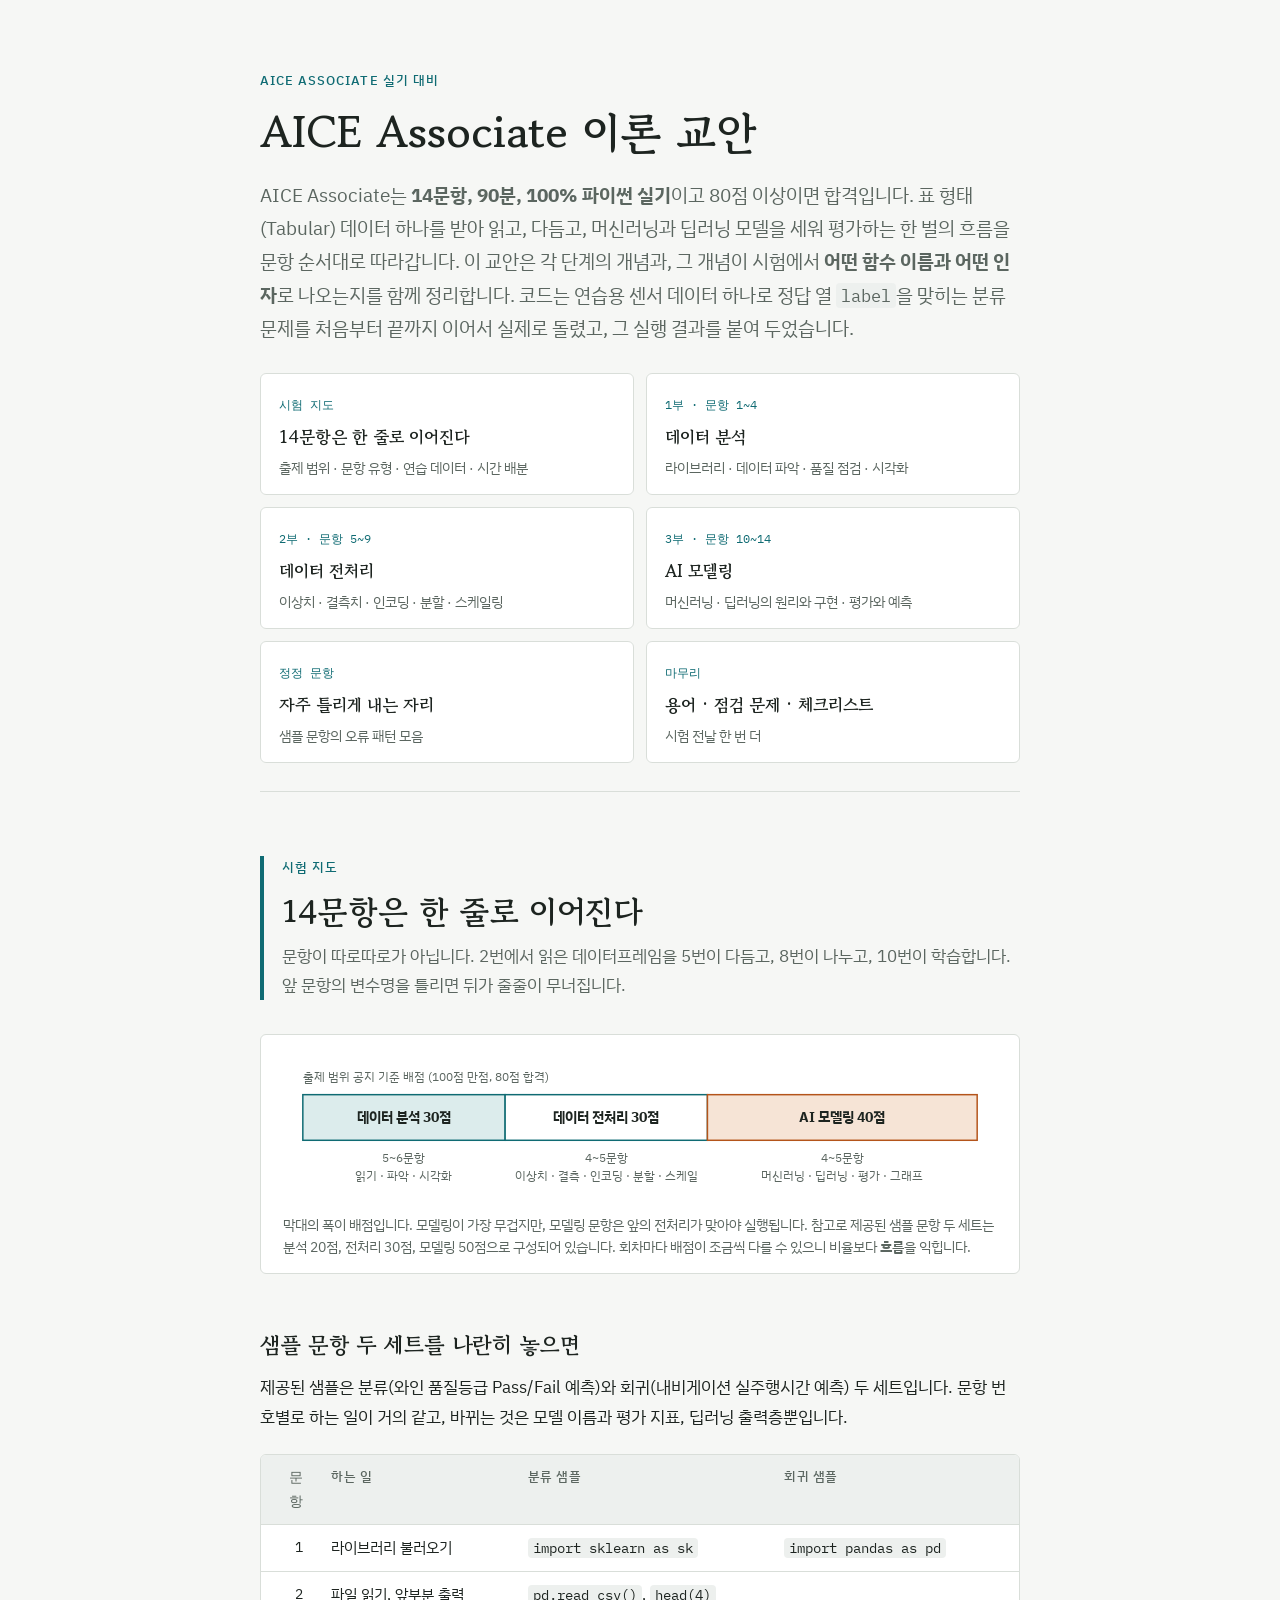
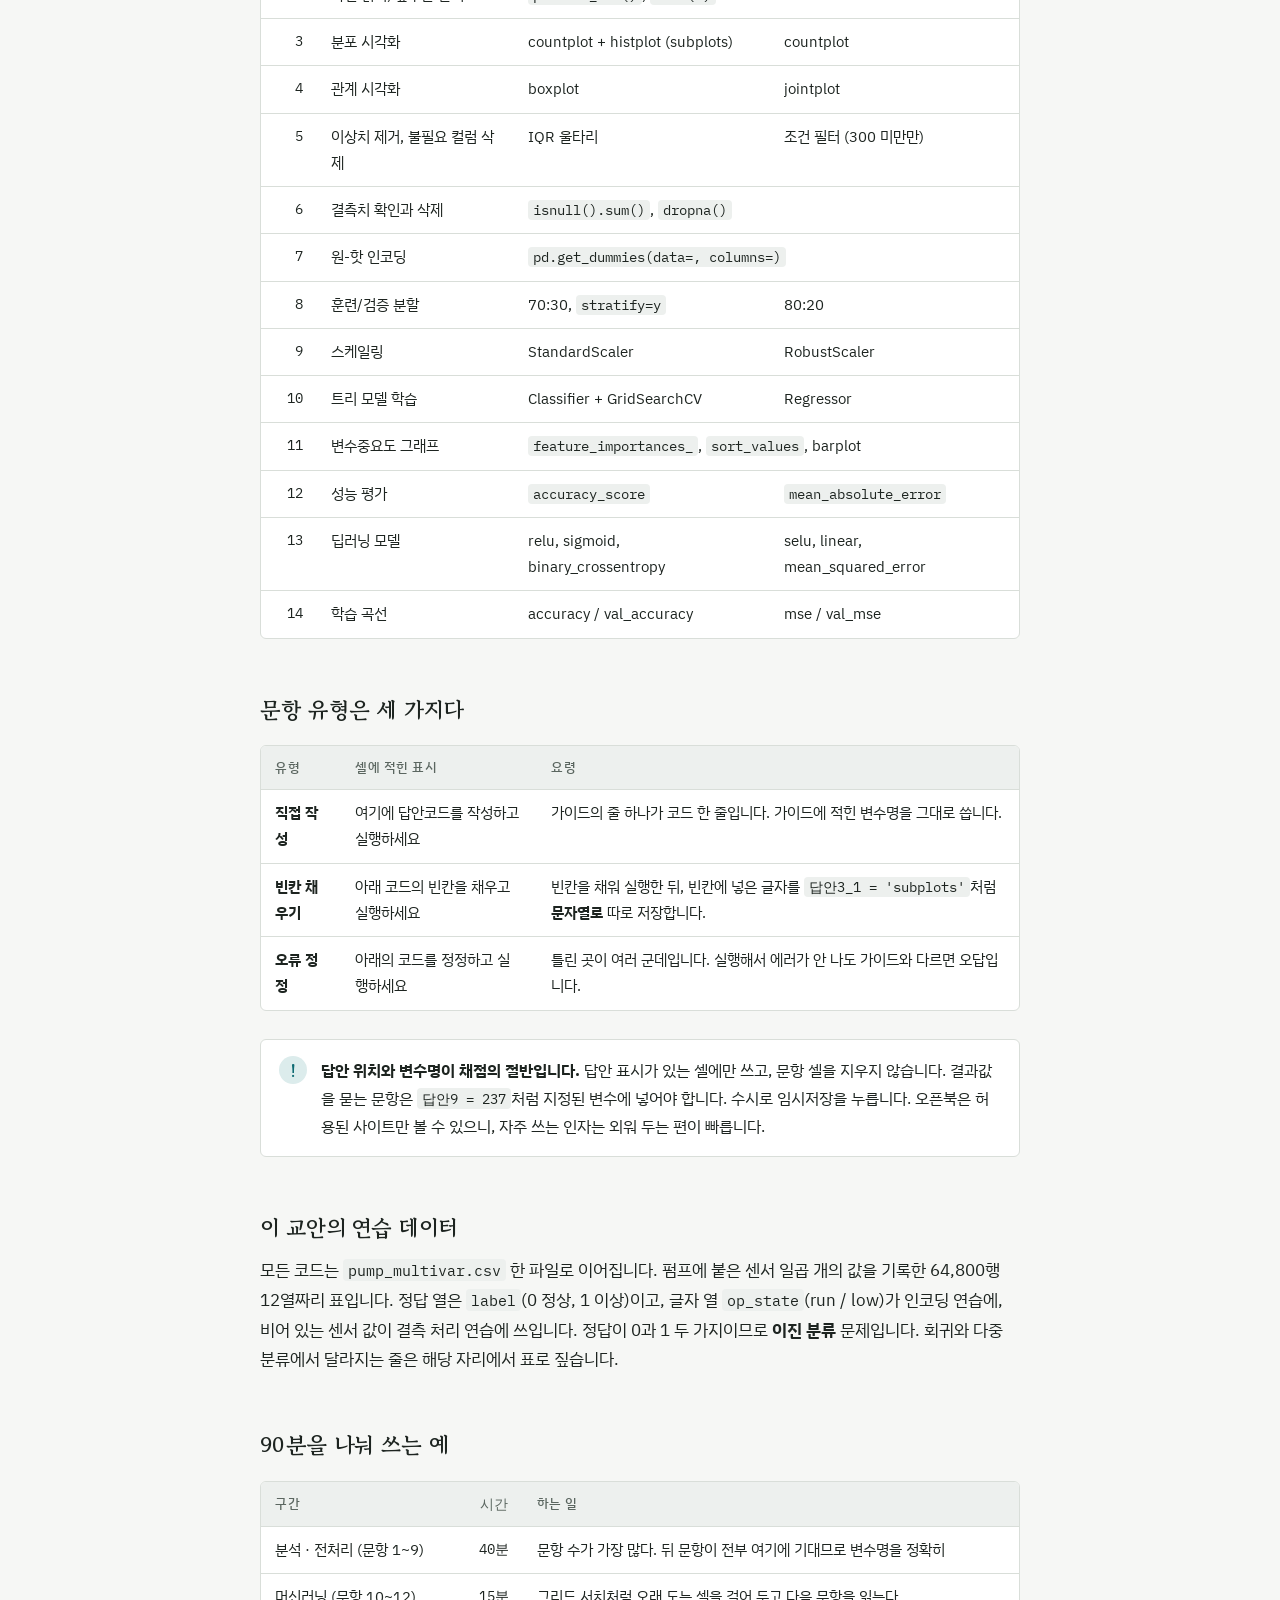
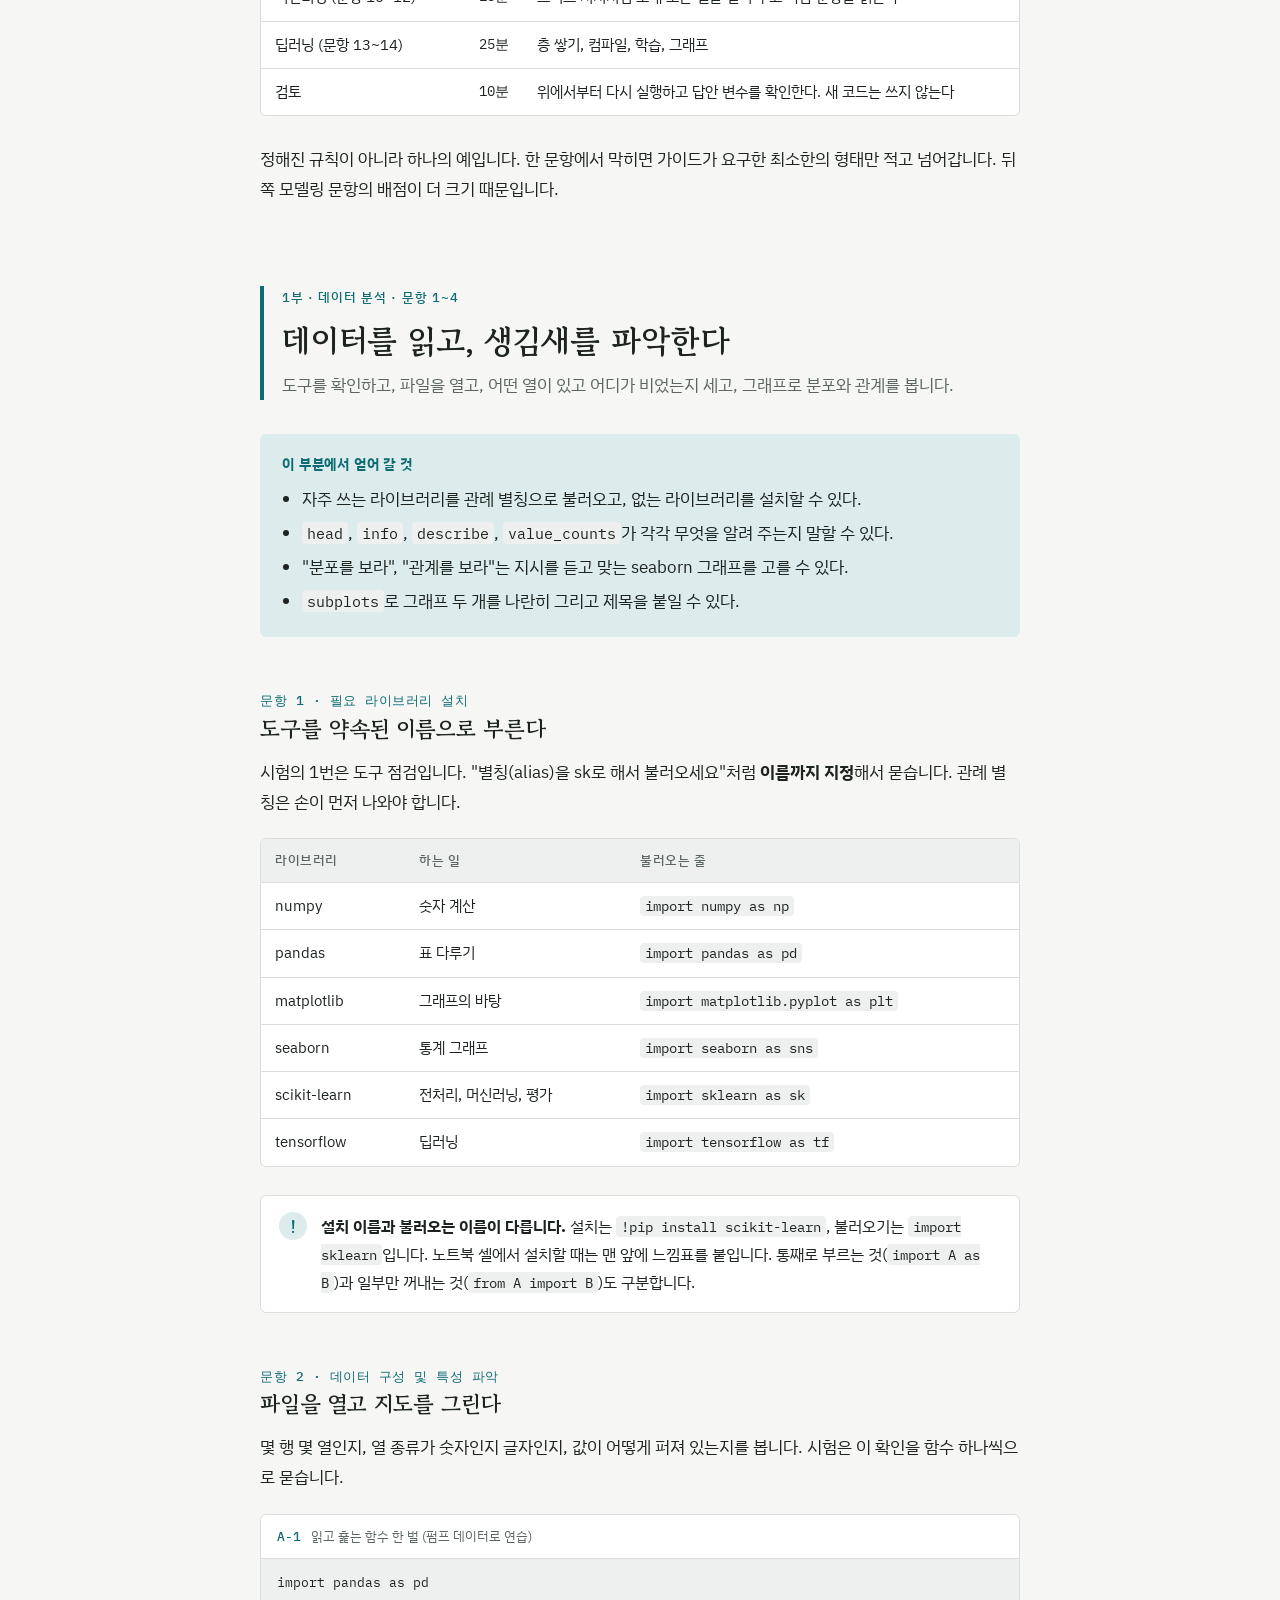
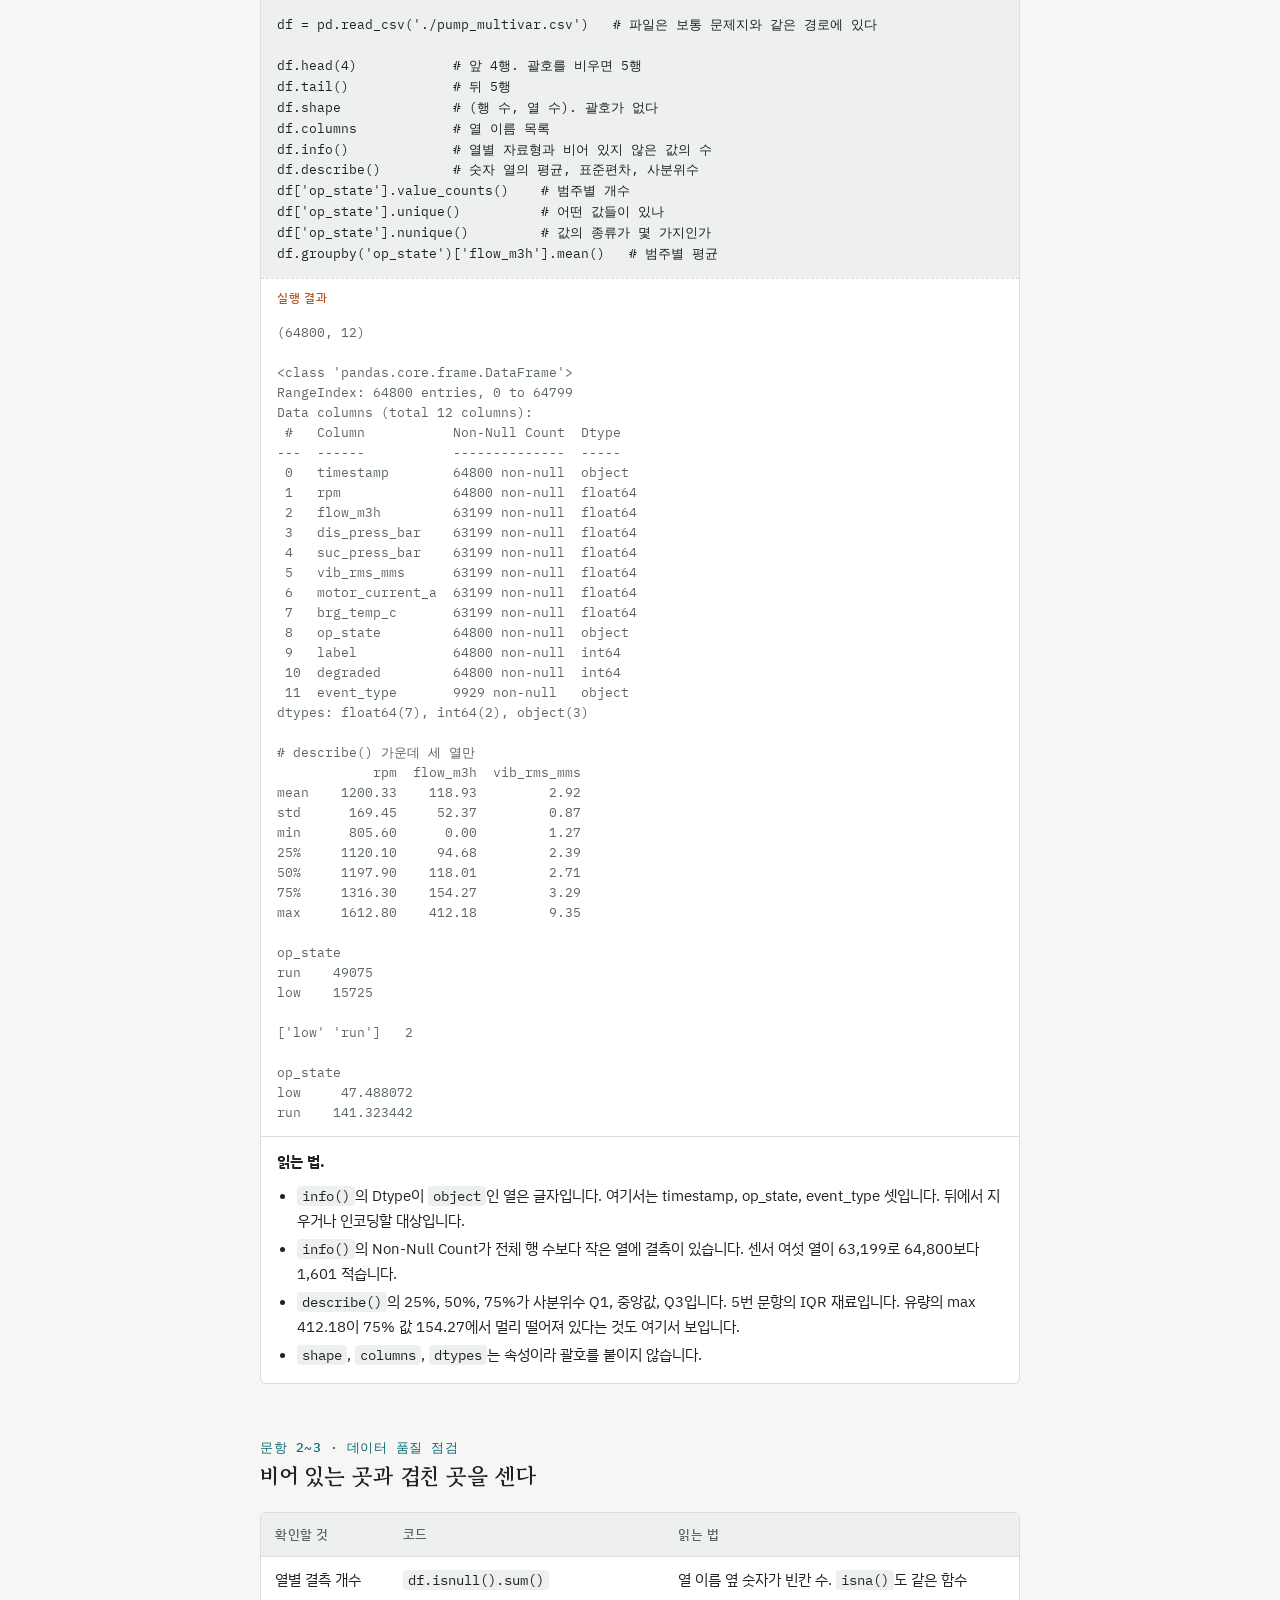
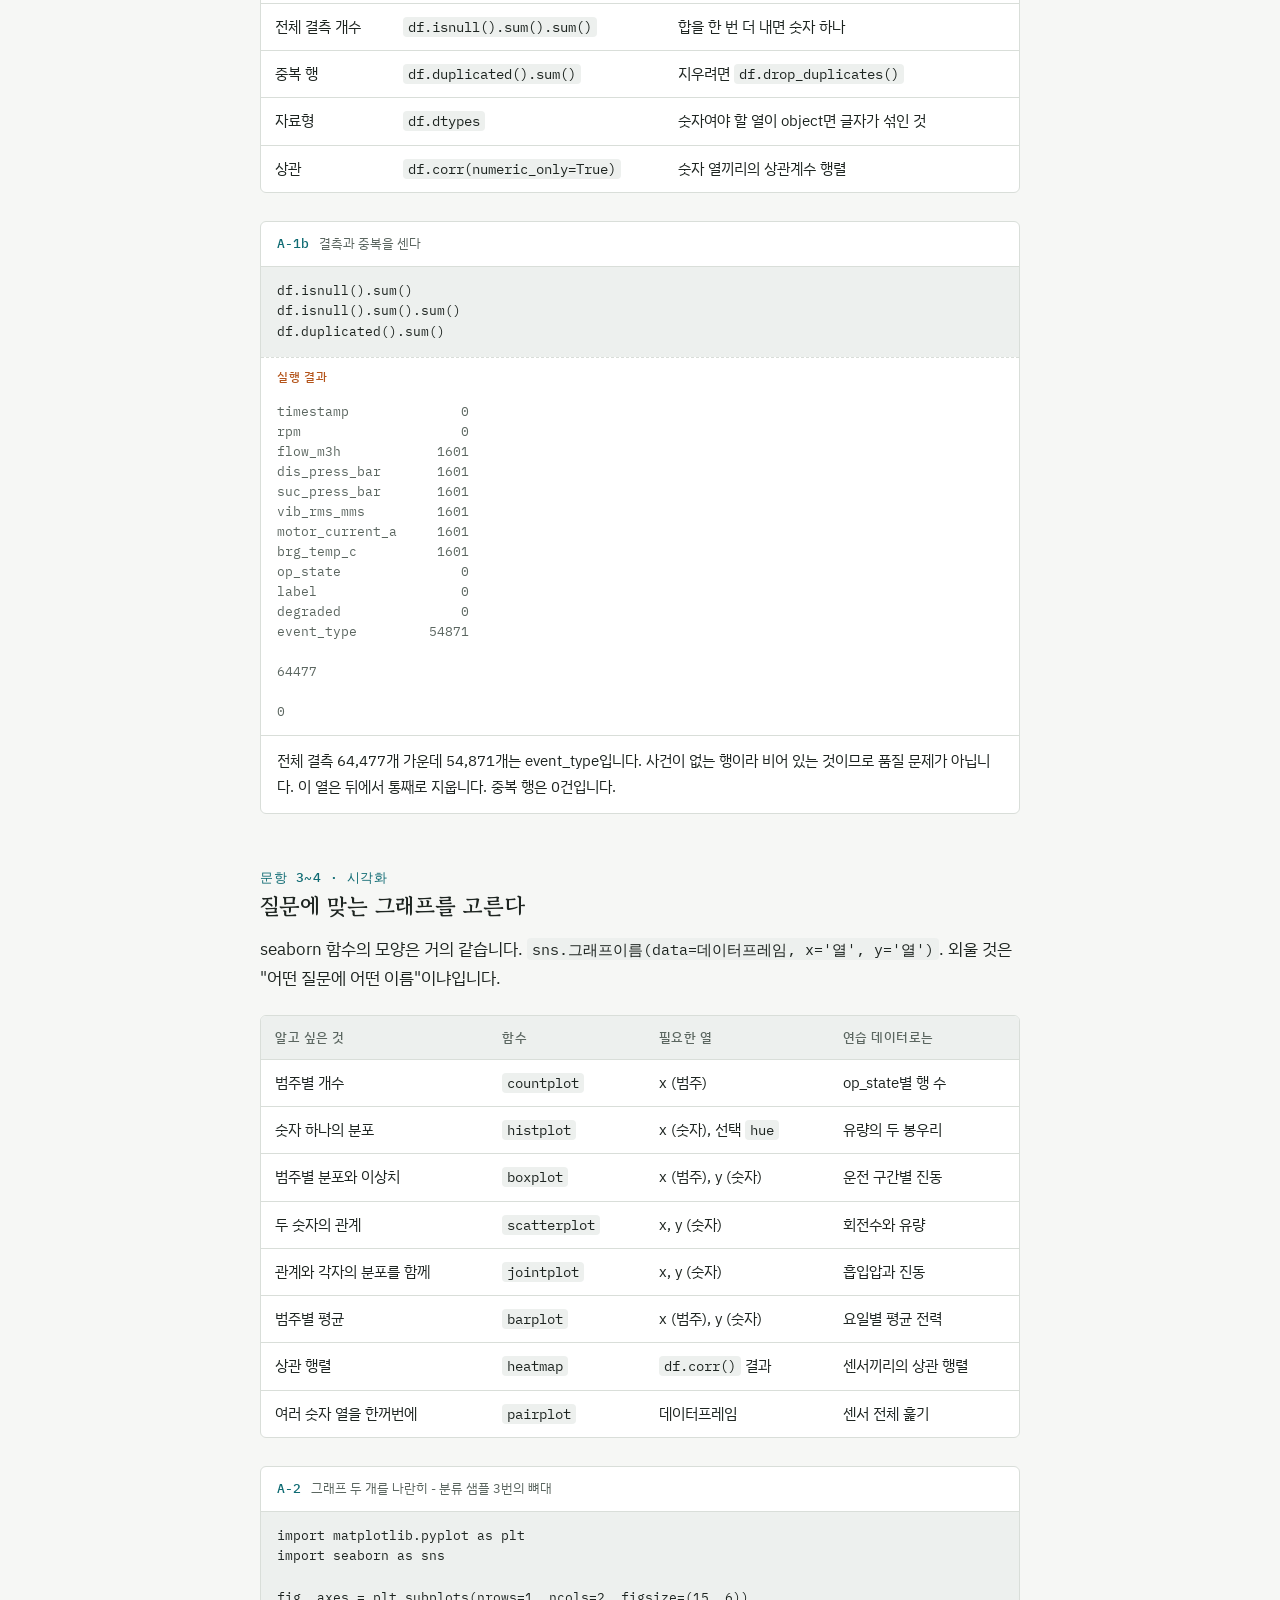
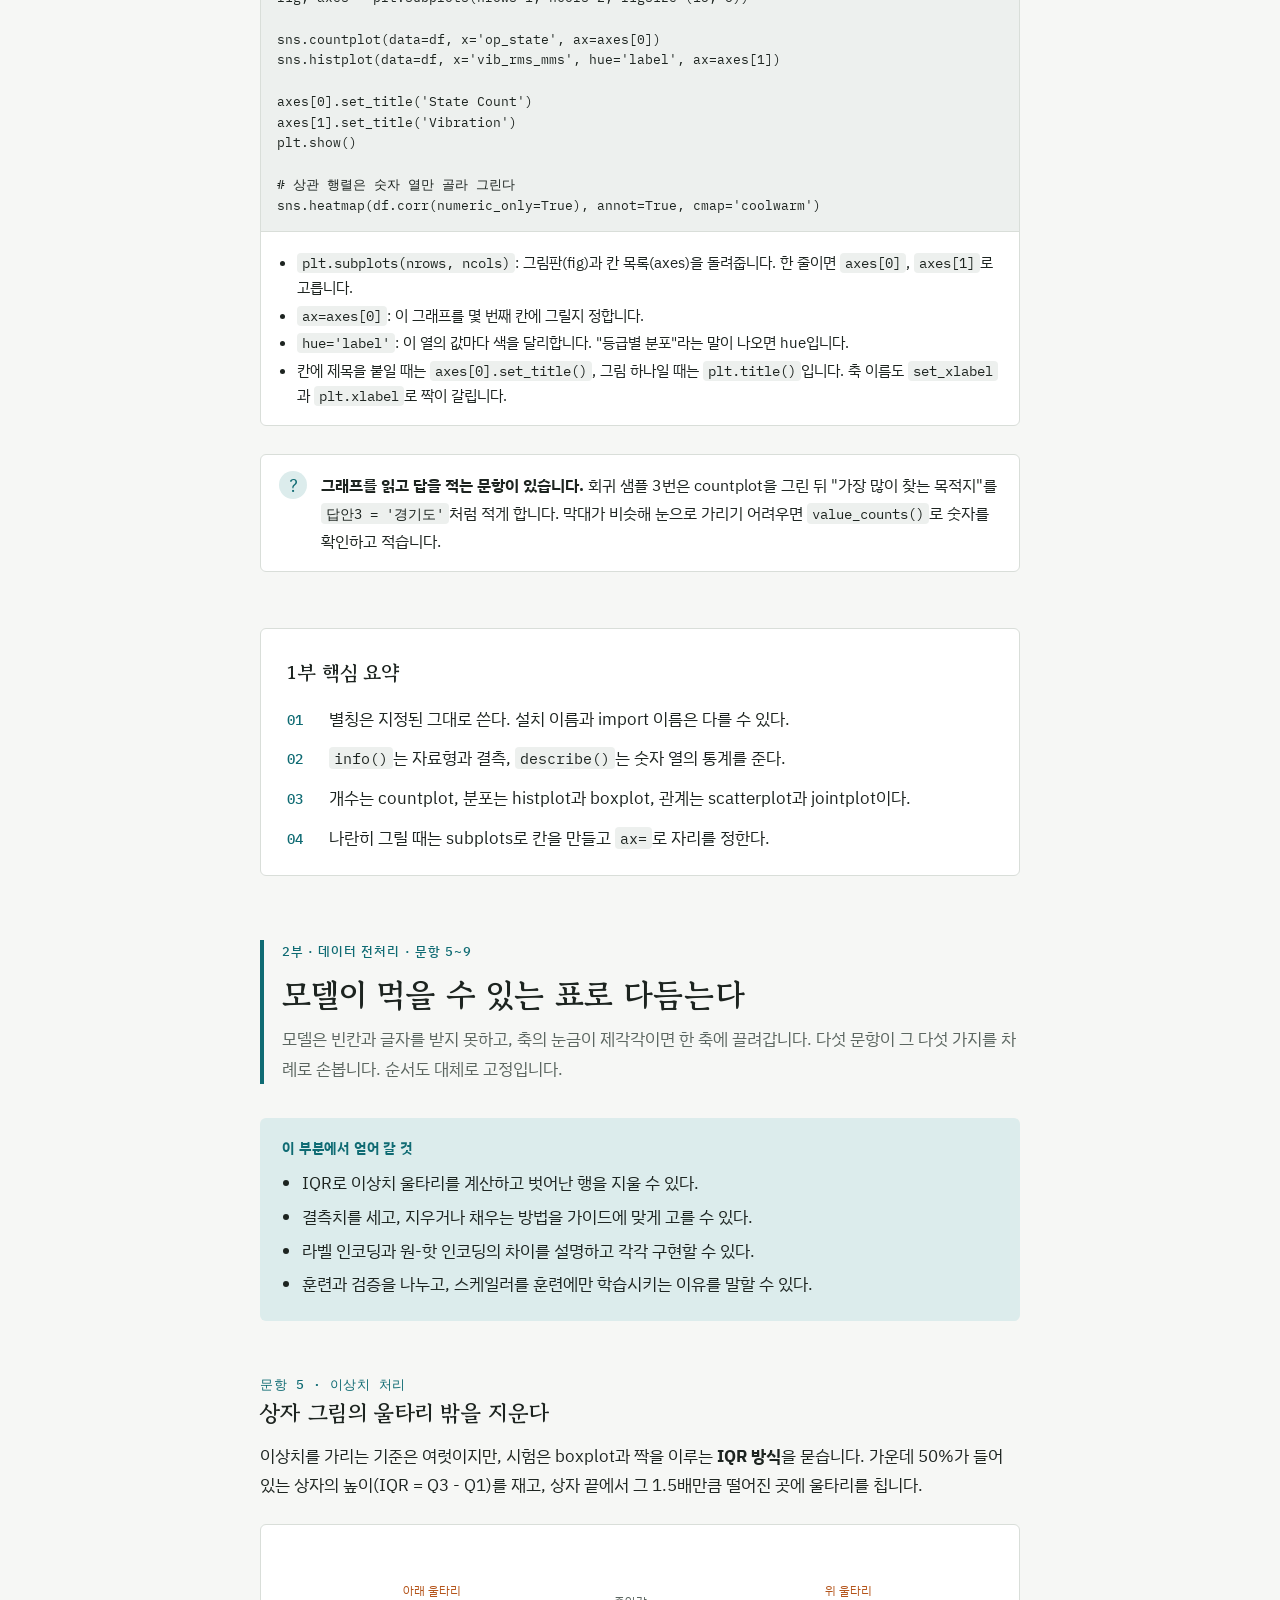
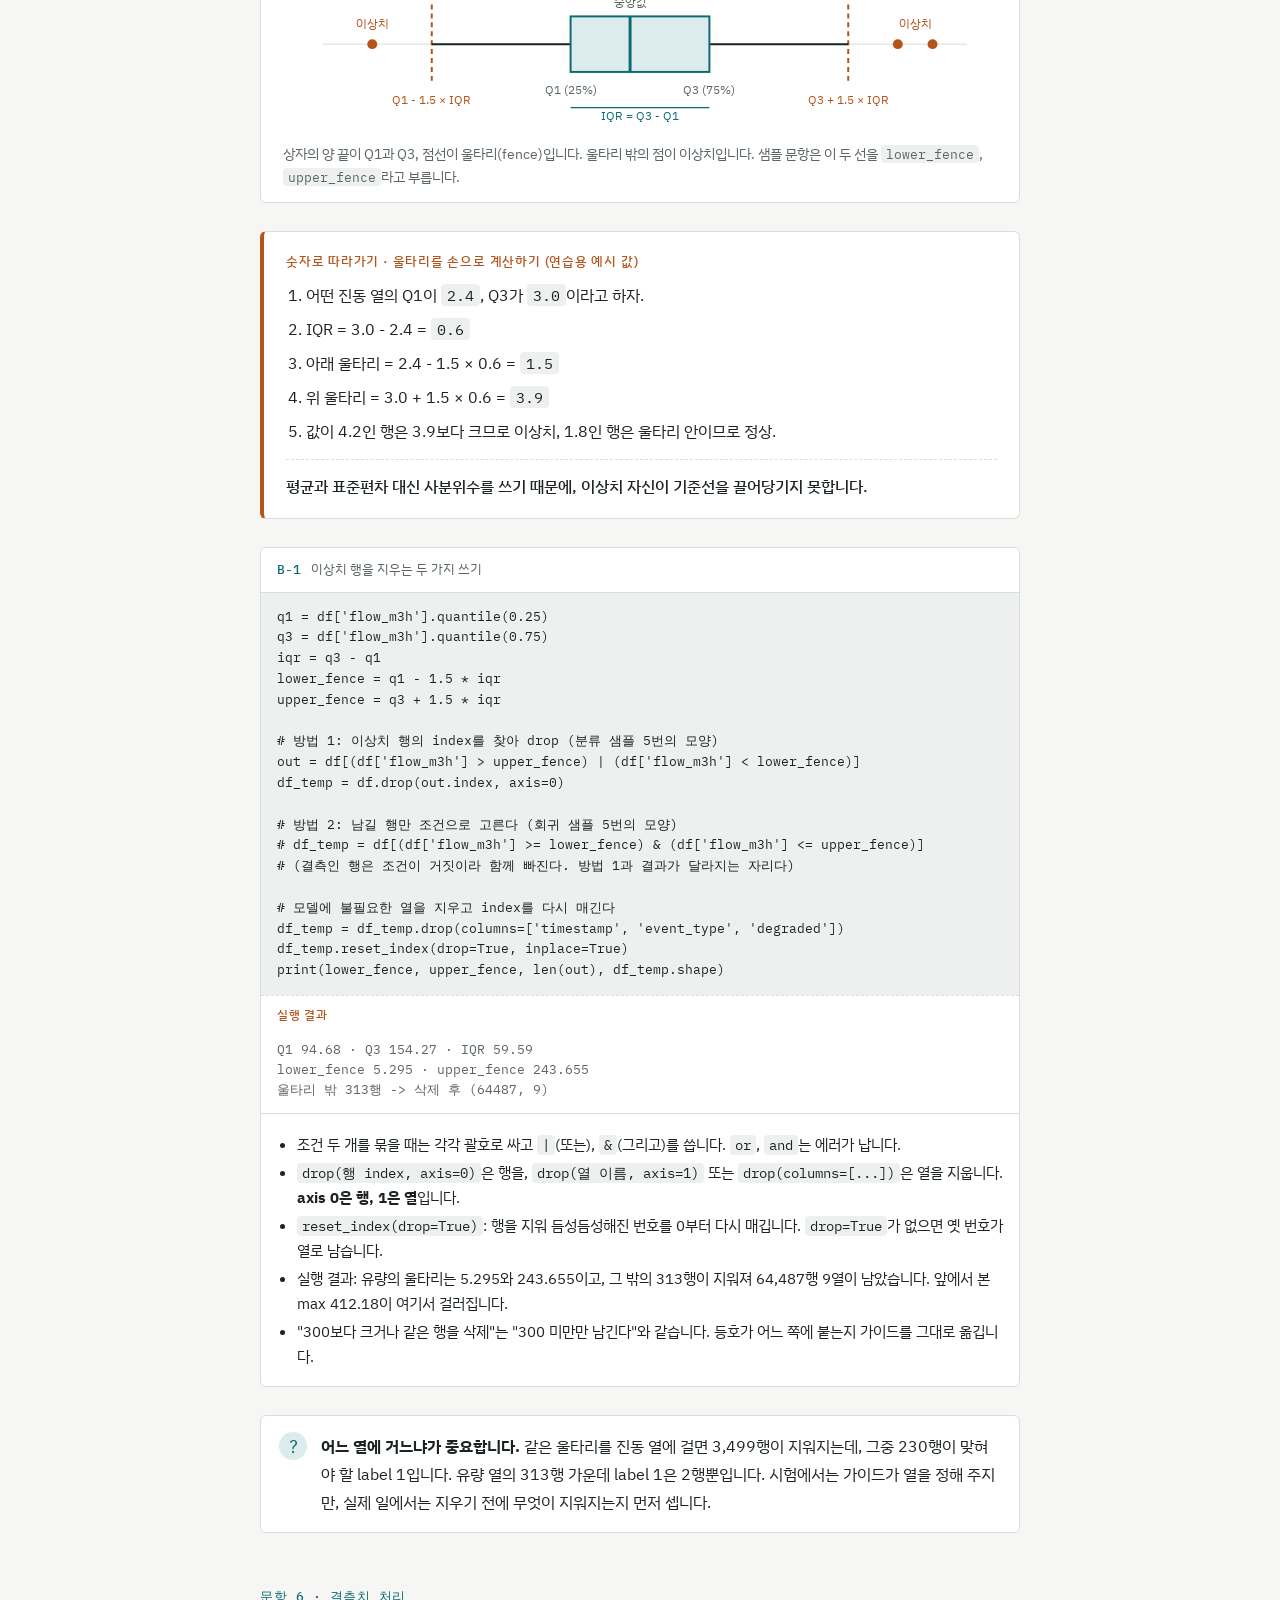
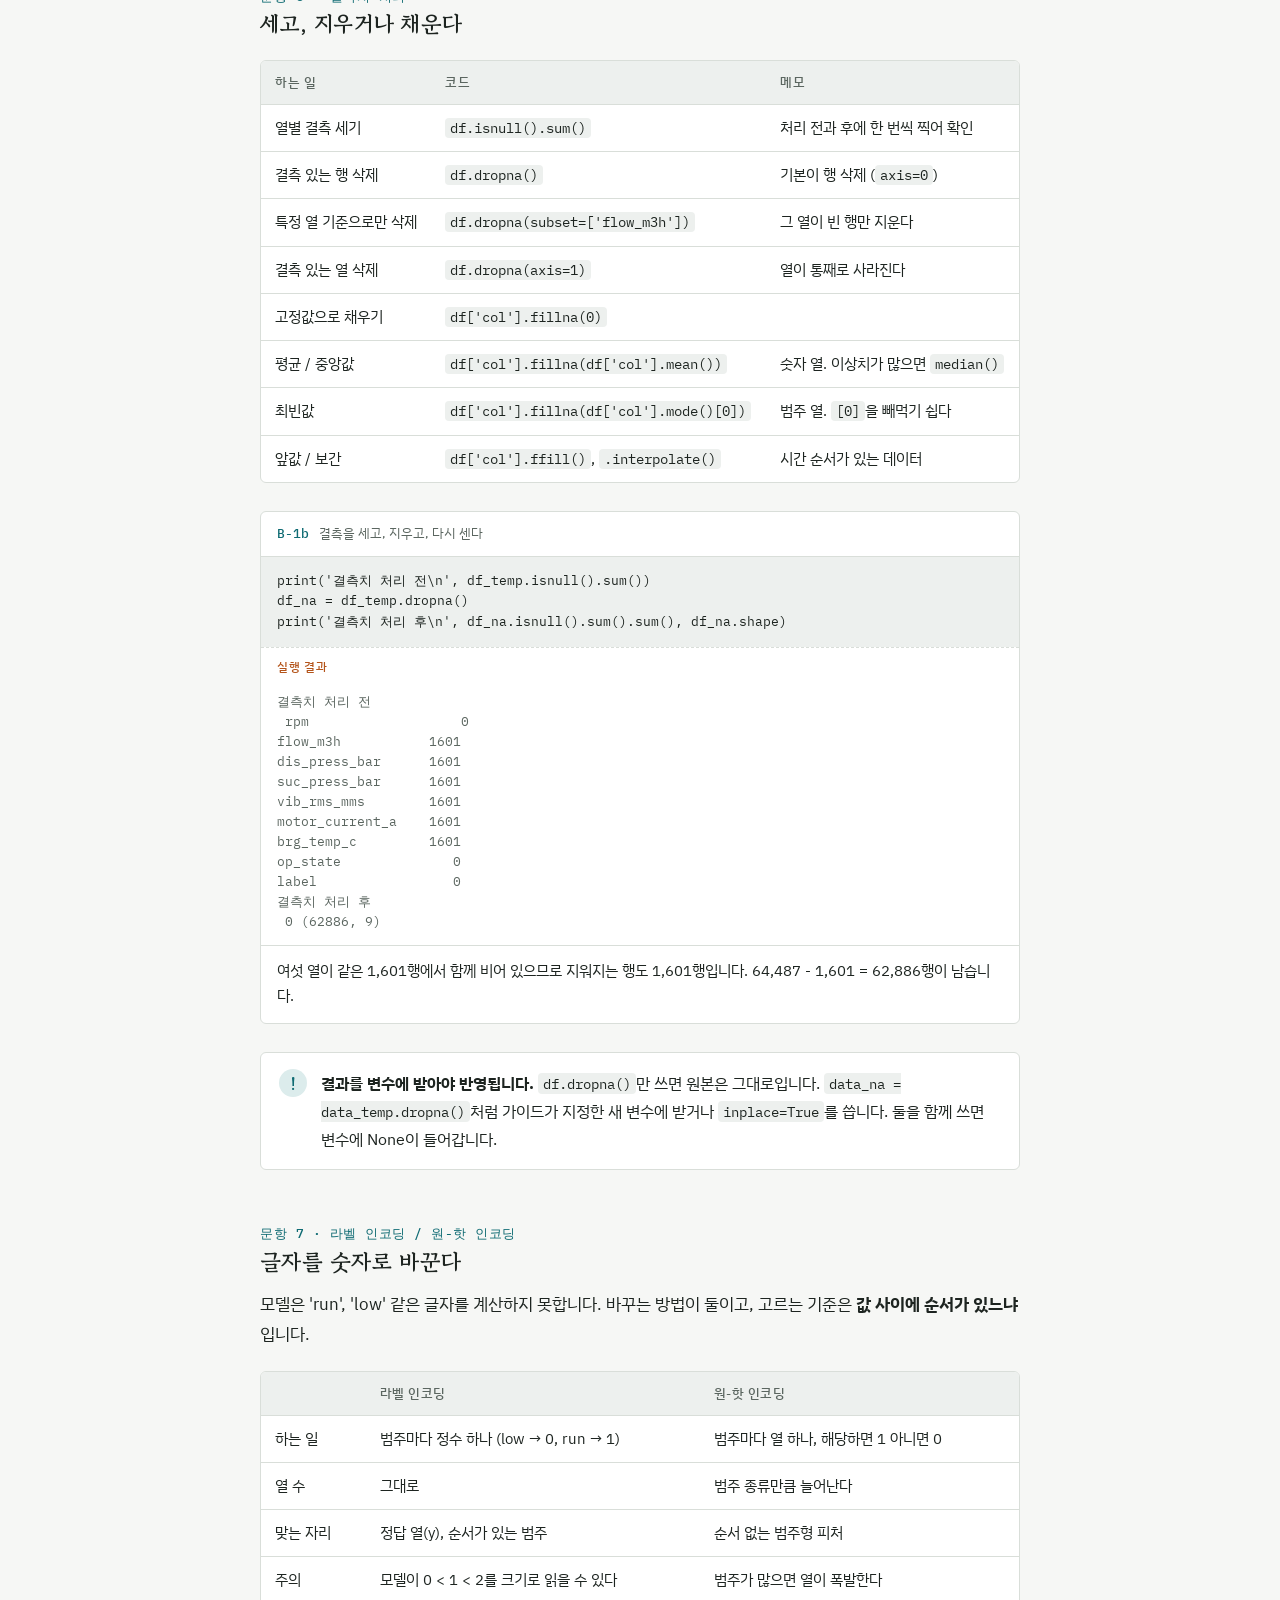
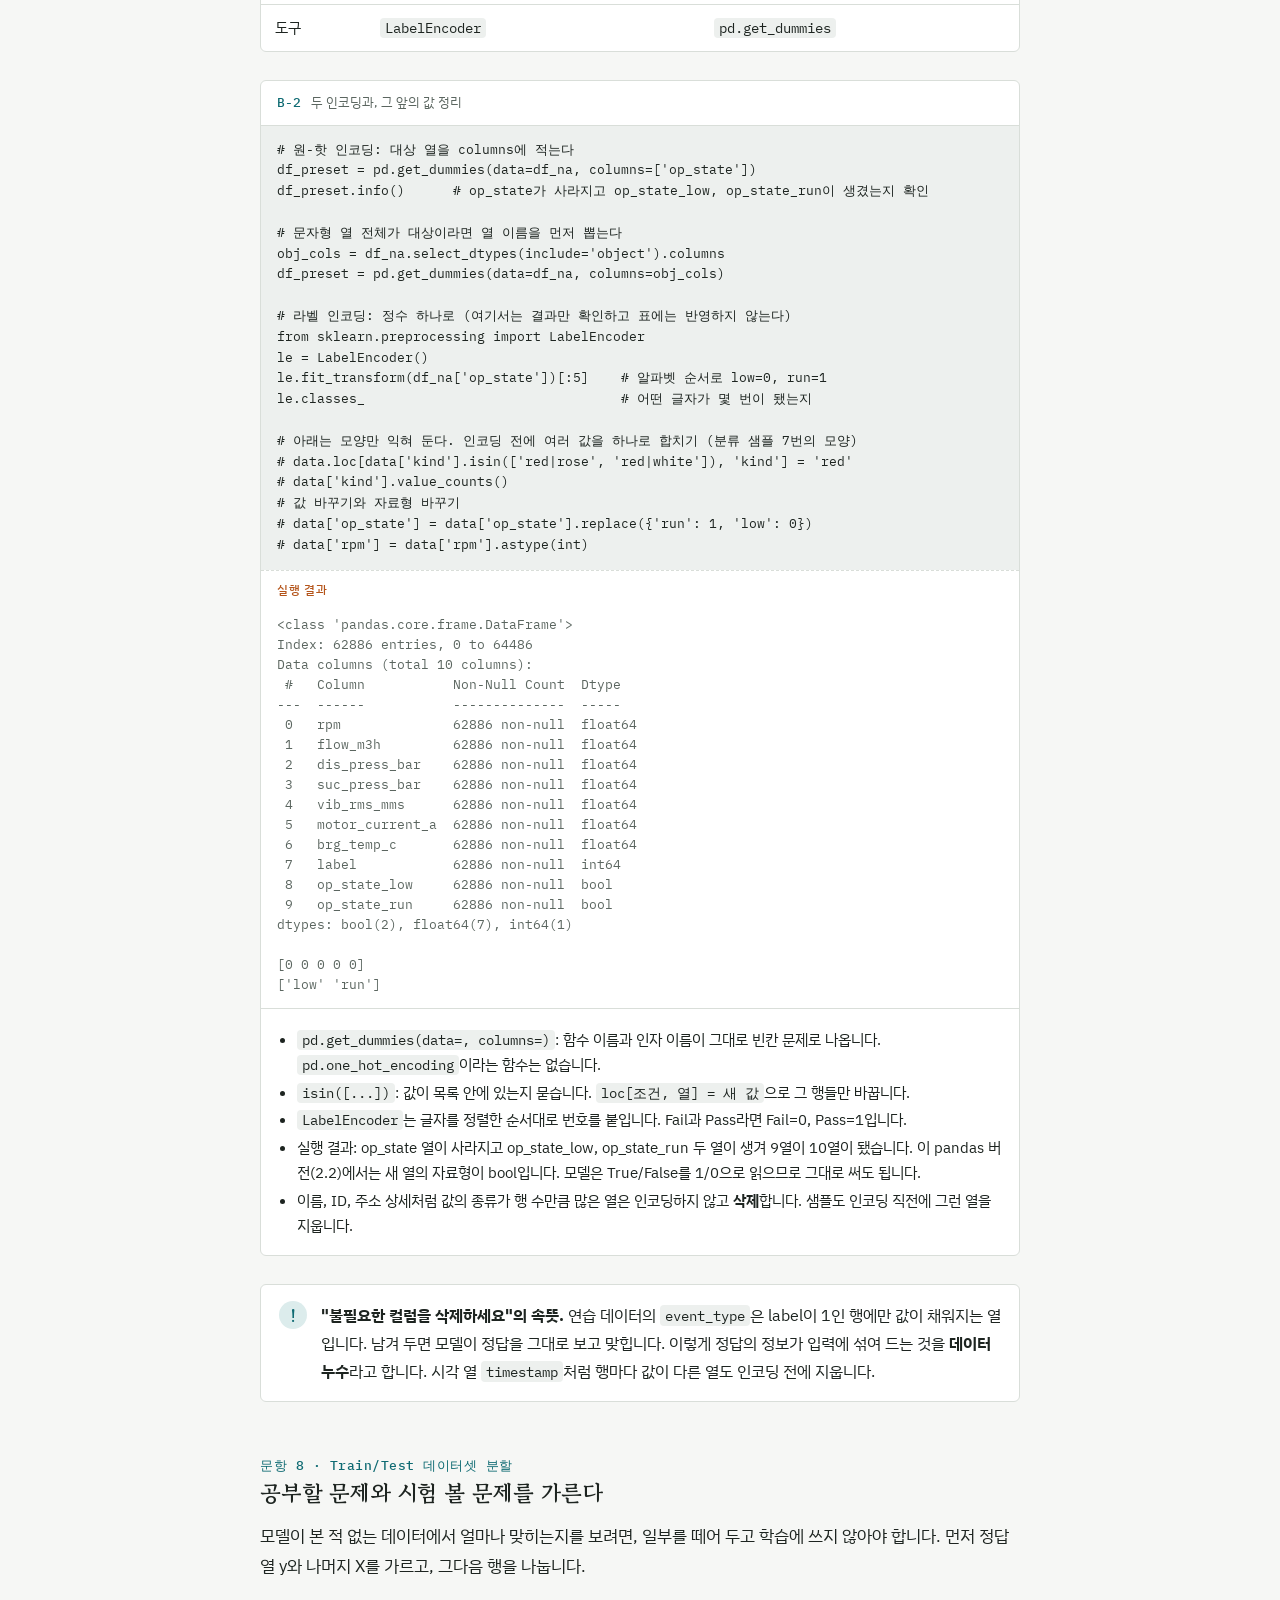
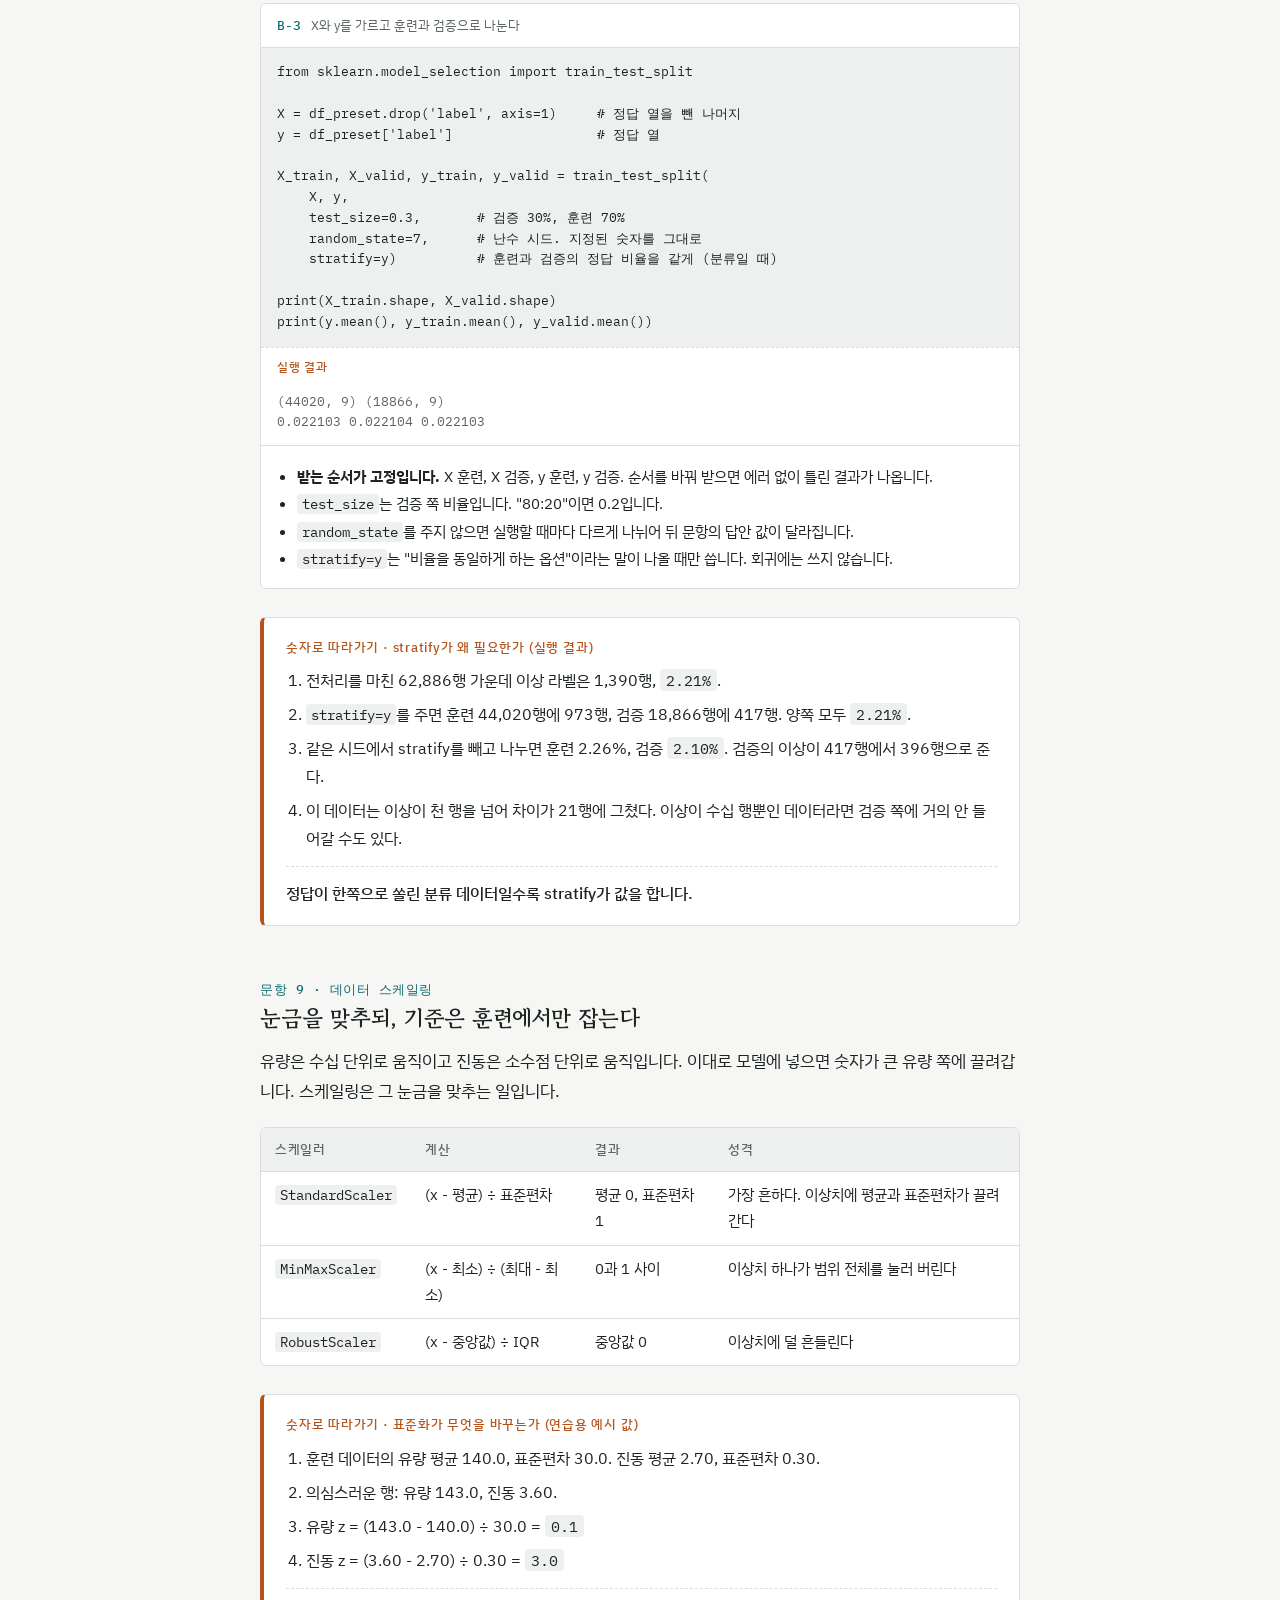
<file: AICE-Associate-이론-교안.html>
<!doctype html>
<html lang="ko">
<head>
<meta charset="utf-8">
<meta name="viewport" content="width=device-width,initial-scale=1">
<title>AICE Associate 이론 교안</title>
<link rel="stylesheet" href="https://fonts.googleapis.com/css2?family=Gowun+Batang:wght@400;700&family=IBM+Plex+Sans+KR:wght@400;500;700&family=IBM+Plex+Mono:wght@400;500&display=swap">
<style>
/* Layout: one reading column. Three parts follow the exam's three scoring areas
   (analysis / preprocessing / modeling); each numbered section is one exam item type. */
:root{
  --bg:#f6f7f5;--surface:#ffffff;--fg:#1d2420;--muted:#5b6660;--line:#d9ded9;
  --accent:#0f6b73;--accent-soft:#dcecec;--warn:#b4541a;--warn-soft:#f6e4d6;--code-bg:#edf0ee;
  --display:"Gowun Batang","Noto Serif KR",serif;
  --body:"IBM Plex Sans KR","Noto Sans KR",system-ui,sans-serif;
  --mono:"IBM Plex Mono",ui-monospace,Menlo,monospace;
}
@media (prefers-color-scheme: dark){
  :root:not([data-theme="light"]){
    --bg:#14191a;--surface:#1c2325;--fg:#e6ebe8;--muted:#9aa6a0;--line:#30393a;
    --accent:#5fc3c9;--accent-soft:#163538;--warn:#e89a62;--warn-soft:#3b2718;--code-bg:#111617;color-scheme:dark;
  }
}
:root[data-theme="dark"]{
  --bg:#14191a;--surface:#1c2325;--fg:#e6ebe8;--muted:#9aa6a0;--line:#30393a;
  --accent:#5fc3c9;--accent-soft:#163538;--warn:#e89a62;--warn-soft:#3b2718;--code-bg:#111617;color-scheme:dark;
}
*{box-sizing:border-box}
body{margin:0;background:var(--bg);color:var(--fg);font-family:var(--body);font-size:17px;line-height:1.75;
  padding-left:max(16px,env(safe-area-inset-left,0px));padding-right:max(16px,env(safe-area-inset-right,0px));padding-block:0 80px}
.wrap{max-width:760px;margin:0 auto}
h1,h2,h3{font-family:var(--display);text-wrap:balance;line-height:1.3;margin:0}
h1{font-size:clamp(30px,6vw,44px);font-weight:700}
h2{font-size:clamp(24px,4.5vw,32px);font-weight:700;margin-top:12px}
h3{font-size:22px;font-weight:700;margin:56px 0 14px}
h3 .q{font-family:var(--mono);font-size:13px;font-weight:500;color:var(--accent);display:block;margin-bottom:4px;letter-spacing:.04em}
p{margin:0 0 18px}
.eyebrow{font-size:13px;letter-spacing:.08em;text-transform:uppercase;color:var(--accent);font-weight:500}
header{padding:64px 0 28px;border-bottom:1px solid var(--line)}
header .lead{font-size:19px;color:var(--muted);margin-top:18px}
.toc{display:grid;grid-template-columns:1fr 1fr;gap:12px;margin:28px 0 0}
.toc a{display:block;padding:14px 18px;background:var(--surface);border:1px solid var(--line);border-radius:6px;color:inherit;text-decoration:none;min-width:0}
.toc a:hover,.toc a:focus-visible{border-color:var(--accent);outline:none}
.toc .n{font-family:var(--mono);font-size:12px;color:var(--accent)}
.toc .t{font-family:var(--display);font-size:17px;font-weight:700;display:block;margin-top:4px}
.toc .s{font-size:14px;color:var(--muted);display:block;margin-top:4px}
section.part{padding-top:64px}
.part-head{border-left:4px solid var(--accent);padding-left:18px;margin-bottom:34px}
.part-head .eyebrow{display:block;margin-bottom:6px}
.part-head .sub{color:var(--muted);margin-top:8px;font-size:17px}
.goals{background:var(--accent-soft);border-radius:6px;padding:18px 22px;margin:0 0 36px}
.goals strong{display:block;font-size:14px;letter-spacing:.06em;color:var(--accent);margin-bottom:8px}
.goals ul{margin:0;padding-left:20px}
.goals li{margin:4px 0}
.fig{background:var(--surface);border:1px solid var(--line);border-radius:6px;padding:20px 22px 14px;margin:24px 0 28px}
.fig svg{width:100%;height:auto;display:block;max-width:100%}
.fig figcaption{font-size:14px;color:var(--muted);margin-top:10px;line-height:1.6}
.fig .leg{display:flex;gap:16px;flex-wrap:wrap;font-size:13px;color:var(--muted);margin-top:8px}
.leg i{display:inline-block;width:18px;height:3px;vertical-align:middle;margin-right:6px;border-radius:2px}
.calc{border:1px solid var(--line);border-left:4px solid var(--warn);background:var(--surface);border-radius:6px;padding:18px 22px;margin:24px 0 28px;font-size:16px}
.calc .tag{font-size:13px;letter-spacing:.06em;color:var(--warn);font-weight:500;display:block;margin-bottom:8px}
.calc ol{margin:0;padding-left:20px}
.calc li{margin:6px 0}
.calc .res{margin:14px 0 0;padding-top:12px;border-top:1px dashed var(--line);font-weight:500}
.num{font-family:var(--mono);font-variant-numeric:tabular-nums;font-size:.95em;background:var(--code-bg);padding:1px 6px;border-radius:4px}
.tbl{overflow-x:auto;margin:22px 0 28px;border:1px solid var(--line);border-radius:6px;background:var(--surface)}
table{border-collapse:collapse;width:100%;font-size:15px;min-width:520px}
th,td{padding:10px 14px;text-align:left;border-bottom:1px solid var(--line);vertical-align:top}
th{font-size:13px;letter-spacing:.04em;color:var(--muted);font-weight:500;background:var(--code-bg)}
tr:last-child td{border-bottom:0}
td.n,th.n{text-align:right;font-family:var(--mono);font-variant-numeric:tabular-nums;font-size:14px}
.bad{color:var(--warn);font-weight:500}
.good{color:var(--accent);font-weight:500}
.note{display:flex;gap:14px;background:var(--surface);border:1px solid var(--line);border-radius:6px;padding:16px 18px;margin:22px 0 28px;font-size:16px}
.note .ic{flex:0 0 auto;width:28px;height:28px;border-radius:50%;background:var(--accent-soft);color:var(--accent);display:grid;place-items:center;font-weight:700;font-family:var(--display)}
.note p{margin:0}
/* bridge: where this exam item met the pump data in the course */
.summary{margin:56px 0 0;padding:26px 26px 22px;background:var(--surface);border:1px solid var(--line);border-radius:6px}
.summary h4{margin:0 0 14px;font-family:var(--display);font-size:20px}
.summary ol{margin:0;padding-left:0;list-style:none;display:grid;gap:10px}
.summary li{display:grid;grid-template-columns:32px 1fr;gap:10px;align-items:start}
.summary li b{font-family:var(--mono);color:var(--accent);font-weight:500;font-size:14px;padding-top:4px}
.terms{display:grid;grid-template-columns:1fr 1fr;gap:12px;margin-top:22px}
.terms div{background:var(--surface);border:1px solid var(--line);border-radius:6px;padding:14px 16px;min-width:0}
.terms dt{font-weight:700;font-family:var(--display);font-size:17px}
.terms dd{margin:4px 0 0;font-size:15px;color:var(--muted);line-height:1.6}
details{border:1px solid var(--line);border-radius:6px;background:var(--surface);padding:0 18px;margin:12px 0}
summary{cursor:pointer;padding:14px 0;font-weight:500;list-style:none}
summary::-webkit-details-marker{display:none}
summary::before{content:"+";display:inline-block;width:22px;color:var(--accent);font-family:var(--mono)}
details[open] summary::before{content:"-"}
details .ans{padding:0 0 16px 22px;font-size:16px;color:var(--muted)}
details .ans p{margin:0 0 10px}
code{font-family:var(--mono);font-size:.9em;background:var(--code-bg);padding:1px 5px;border-radius:4px}
footer{margin-top:72px;padding-top:20px;border-top:1px solid var(--line);font-size:14px;color:var(--muted)}
a{color:var(--accent)}
:focus-visible{outline:2px solid var(--accent);outline-offset:2px}
svg text{font-family:"IBM Plex Sans KR",sans-serif}
.code{margin:22px 0 28px;border:1px solid var(--line);border-radius:6px;background:var(--surface);overflow:hidden}
.code .cap{display:flex;gap:10px;align-items:baseline;padding:10px 16px;border-bottom:1px solid var(--line);font-size:13px;color:var(--muted);flex-wrap:wrap}
.code .cap b{font-family:var(--mono);color:var(--accent);font-weight:500}
.code pre{margin:0;padding:14px 16px;overflow-x:auto;font-family:var(--mono);font-size:13px;line-height:1.6;background:var(--code-bg);color:var(--fg);tab-size:4}
.code pre code{font-family:inherit;background:none;padding:0;font-size:inherit}
.code pre.out{background:var(--surface);border-top:1px dashed var(--line);color:var(--muted);font-size:12.5px}
.code .out-cap{padding:8px 16px 0;font-size:12px;letter-spacing:.06em;color:var(--warn);font-weight:500;border-top:1px dashed var(--line)}
.code .out-cap+pre.out{border-top:0}
.code .why{padding:12px 16px 14px;font-size:15px;border-top:1px solid var(--line);line-height:1.7}
.code .why p{margin:0 0 8px}
.code .why p:last-child{margin:0}
.code .why ul{margin:6px 0 0;padding-left:20px}
.code .why li{margin:2px 0}
.check{list-style:none;padding:0;margin:0;display:grid;gap:8px}
.check li{display:grid;grid-template-columns:22px 1fr;gap:10px;background:var(--surface);border:1px solid var(--line);border-radius:6px;padding:10px 14px;font-size:16px}
.check li::before{content:"";width:14px;height:14px;border:2px solid var(--accent);border-radius:3px;margin-top:6px}
@media (max-width:560px){
  .toc,.terms{grid-template-columns:1fr}
  body{font-size:16px}
  .fig,.calc,.summary{padding-left:16px;padding-right:16px}
}
</style>

</head>
<body>
<div class="wrap">
<header>
  <span class="eyebrow">AICE Associate 실기 대비</span>
  <h1 style="margin-top:10px">AICE Associate 이론 교안</h1>
  <p class="lead">AICE Associate는 <b>14문항, 90분, 100% 파이썬 실기</b>이고 80점 이상이면 합격입니다. 표 형태(Tabular) 데이터 하나를 받아 읽고, 다듬고, 머신러닝과 딥러닝 모델을 세워 평가하는 한 벌의 흐름을 문항 순서대로 따라갑니다. 이 교안은 각 단계의 개념과, 그 개념이 시험에서 <b>어떤 함수 이름과 어떤 인자</b>로 나오는지를 함께 정리합니다. 코드는 연습용 센서 데이터 하나로 정답 열 <code>label</code>을 맞히는 분류 문제를 처음부터 끝까지 이어서 실제로 돌렸고, 그 실행 결과를 붙여 두었습니다.</p>
  <nav class="toc" aria-label="목차">
    <a href="#map"><span class="n">시험 지도</span><span class="t">14문항은 한 줄로 이어진다</span><span class="s">출제 범위 · 문항 유형 · 연습 데이터 · 시간 배분</span></a>
    <a href="#p1"><span class="n">1부 · 문항 1~4</span><span class="t">데이터 분석</span><span class="s">라이브러리 · 데이터 파악 · 품질 점검 · 시각화</span></a>
    <a href="#p2"><span class="n">2부 · 문항 5~9</span><span class="t">데이터 전처리</span><span class="s">이상치 · 결측치 · 인코딩 · 분할 · 스케일링</span></a>
    <a href="#p3"><span class="n">3부 · 문항 10~14</span><span class="t">AI 모델링</span><span class="s">머신러닝 · 딥러닝의 원리와 구현 · 평가와 예측</span></a>
    <a href="#fix"><span class="n">정정 문항</span><span class="t">자주 틀리게 내는 자리</span><span class="s">샘플 문항의 오류 패턴 모음</span></a>
    <a href="#quiz"><span class="n">마무리</span><span class="t">용어 · 점검 문제 · 체크리스트</span><span class="s">시험 전날 한 번 더</span></a>
  </nav>
</header>

<!-- ============================ MAP ============================ -->
<section class="part" id="map">
  <div class="part-head">
    <span class="eyebrow">시험 지도</span>
    <h2>14문항은 한 줄로 이어진다</h2>
    <p class="sub">문항이 따로따로가 아닙니다. 2번에서 읽은 데이터프레임을 5번이 다듬고, 8번이 나누고, 10번이 학습합니다. 앞 문항의 변수명을 틀리면 뒤가 줄줄이 무너집니다.</p>
  </div>

  <figure class="fig">
    <svg viewBox="0 0 720 150" role="img" aria-label="출제 분야 세 가지의 배점 비율: 데이터 분석 30점, 데이터 전처리 30점, AI 모델링 40점">
      <rect x="20" y="40" width="204" height="46" fill="var(--accent-soft)" stroke="var(--accent)" stroke-width="1.5"/>
      <rect x="224" y="40" width="204" height="46" fill="var(--surface)" stroke="var(--accent)" stroke-width="1.5"/>
      <rect x="428" y="40" width="272" height="46" fill="var(--warn-soft)" stroke="var(--warn)" stroke-width="1.5"/>
      <g font-size="14" font-weight="700" fill="var(--fg)" text-anchor="middle">
        <text x="122" y="68">데이터 분석 30점</text><text x="326" y="68">데이터 전처리 30점</text><text x="564" y="68">AI 모델링 40점</text>
      </g>
      <g font-size="12" fill="var(--muted)" text-anchor="middle">
        <text x="122" y="108">5~6문항</text><text x="326" y="108">4~5문항</text><text x="564" y="108">4~5문항</text>
        <text x="122" y="126">읽기 · 파악 · 시각화</text><text x="326" y="126">이상치 · 결측 · 인코딩 · 분할 · 스케일</text><text x="564" y="126">머신러닝 · 딥러닝 · 평가 · 그래프</text>
      </g>
      <text x="20" y="26" font-size="12" fill="var(--muted)">출제 범위 공지 기준 배점 (100점 만점, 80점 합격)</text>
    </svg>
    <figcaption>막대의 폭이 배점입니다. 모델링이 가장 무겁지만, 모델링 문항은 앞의 전처리가 맞아야 실행됩니다. 참고로 제공된 샘플 문항 두 세트는 분석 20점, 전처리 30점, 모델링 50점으로 구성되어 있습니다. 회차마다 배점이 조금씩 다를 수 있으니 비율보다 <b>흐름</b>을 익힙니다.</figcaption>
  </figure>

  <h3>샘플 문항 두 세트를 나란히 놓으면</h3>
  <p>제공된 샘플은 분류(와인 품질등급 Pass/Fail 예측)와 회귀(내비게이션 실주행시간 예측) 두 세트입니다. 문항 번호별로 하는 일이 거의 같고, 바뀌는 것은 모델 이름과 평가 지표, 딥러닝 출력층뿐입니다.</p>
  <div class="tbl"><table>
    <thead><tr><th class="n">문항</th><th>하는 일</th><th>분류 샘플</th><th>회귀 샘플</th></tr></thead>
    <tbody>
      <tr><td class="n">1</td><td>라이브러리 불러오기</td><td><code>import sklearn as sk</code></td><td><code>import pandas as pd</code></td></tr>
      <tr><td class="n">2</td><td>파일 읽기, 앞부분 출력</td><td colspan="2"><code>pd.read_csv()</code>, <code>head(4)</code></td></tr>
      <tr><td class="n">3</td><td>분포 시각화</td><td>countplot + histplot (subplots)</td><td>countplot</td></tr>
      <tr><td class="n">4</td><td>관계 시각화</td><td>boxplot</td><td>jointplot</td></tr>
      <tr><td class="n">5</td><td>이상치 제거, 불필요 컬럼 삭제</td><td>IQR 울타리</td><td>조건 필터 (300 미만만)</td></tr>
      <tr><td class="n">6</td><td>결측치 확인과 삭제</td><td colspan="2"><code>isnull().sum()</code>, <code>dropna()</code></td></tr>
      <tr><td class="n">7</td><td>원-핫 인코딩</td><td colspan="2"><code>pd.get_dummies(data=, columns=)</code></td></tr>
      <tr><td class="n">8</td><td>훈련/검증 분할</td><td>70:30, <code>stratify=y</code></td><td>80:20</td></tr>
      <tr><td class="n">9</td><td>스케일링</td><td>StandardScaler</td><td>RobustScaler</td></tr>
      <tr><td class="n">10</td><td>트리 모델 학습</td><td>Classifier + GridSearchCV</td><td>Regressor</td></tr>
      <tr><td class="n">11</td><td>변수중요도 그래프</td><td colspan="2"><code>feature_importances_</code>, <code>sort_values</code>, barplot</td></tr>
      <tr><td class="n">12</td><td>성능 평가</td><td><code>accuracy_score</code></td><td><code>mean_absolute_error</code></td></tr>
      <tr><td class="n">13</td><td>딥러닝 모델</td><td>relu, sigmoid, binary_crossentropy</td><td>selu, linear, mean_squared_error</td></tr>
      <tr><td class="n">14</td><td>학습 곡선</td><td>accuracy / val_accuracy</td><td>mse / val_mse</td></tr>
    </tbody>
  </table></div>

  <h3>문항 유형은 세 가지다</h3>
  <div class="tbl"><table>
    <thead><tr><th>유형</th><th>셀에 적힌 표시</th><th>요령</th></tr></thead>
    <tbody>
      <tr><td><b>직접 작성</b></td><td>여기에 답안코드를 작성하고 실행하세요</td><td>가이드의 줄 하나가 코드 한 줄입니다. 가이드에 적힌 변수명을 그대로 씁니다.</td></tr>
      <tr><td><b>빈칸 채우기</b></td><td>아래 코드의 빈칸을 채우고 실행하세요</td><td>빈칸을 채워 실행한 뒤, 빈칸에 넣은 글자를 <code>답안3_1 = 'subplots'</code>처럼 <b>문자열로</b> 따로 저장합니다.</td></tr>
      <tr><td><b>오류 정정</b></td><td>아래의 코드를 정정하고 실행하세요</td><td>틀린 곳이 여러 군데입니다. 실행해서 에러가 안 나도 가이드와 다르면 오답입니다.</td></tr>
    </tbody>
  </table></div>
  <div class="note"><div class="ic">!</div><p><b>답안 위치와 변수명이 채점의 절반입니다.</b> 답안 표시가 있는 셀에만 쓰고, 문항 셀을 지우지 않습니다. 결과값을 묻는 문항은 <code>답안9 = 237</code>처럼 지정된 변수에 넣어야 합니다. 수시로 임시저장을 누릅니다. 오픈북은 허용된 사이트만 볼 수 있으니, 자주 쓰는 인자는 외워 두는 편이 빠릅니다.</p></div>

  <h3>이 교안의 연습 데이터</h3>
  <p>모든 코드는 <code>pump_multivar.csv</code> 한 파일로 이어집니다. 펌프에 붙은 센서 일곱 개의 값을 기록한 64,800행 12열짜리 표입니다. 정답 열은 <code>label</code>(0 정상, 1 이상)이고, 글자 열 <code>op_state</code>(run / low)가 인코딩 연습에, 비어 있는 센서 값이 결측 처리 연습에 쓰입니다. 정답이 0과 1 두 가지이므로 <b>이진 분류</b> 문제입니다. 회귀와 다중 분류에서 달라지는 줄은 해당 자리에서 표로 짚습니다.</p>

  <h3>90분을 나눠 쓰는 예</h3>
  <div class="tbl"><table>
    <thead><tr><th>구간</th><th class="n">시간</th><th>하는 일</th></tr></thead>
    <tbody>
      <tr><td>분석 · 전처리 (문항 1~9)</td><td class="n">40분</td><td>문항 수가 가장 많다. 뒤 문항이 전부 여기에 기대므로 변수명을 정확히</td></tr>
      <tr><td>머신러닝 (문항 10~12)</td><td class="n">15분</td><td>그리드 서치처럼 오래 도는 셀을 걸어 두고 다음 문항을 읽는다</td></tr>
      <tr><td>딥러닝 (문항 13~14)</td><td class="n">25분</td><td>층 쌓기, 컴파일, 학습, 그래프</td></tr>
      <tr><td>검토</td><td class="n">10분</td><td>위에서부터 다시 실행하고 답안 변수를 확인한다. 새 코드는 쓰지 않는다</td></tr>
    </tbody>
  </table></div>
  <p>정해진 규칙이 아니라 하나의 예입니다. 한 문항에서 막히면 가이드가 요구한 최소한의 형태만 적고 넘어갑니다. 뒤쪽 모델링 문항의 배점이 더 크기 때문입니다.</p>
</section>

<!-- ============================ PART 1 ============================ -->
<section class="part" id="p1">
  <div class="part-head">
    <span class="eyebrow">1부 · 데이터 분석 · 문항 1~4</span>
    <h2>데이터를 읽고, 생김새를 파악한다</h2>
    <p class="sub">도구를 확인하고, 파일을 열고, 어떤 열이 있고 어디가 비었는지 세고, 그래프로 분포와 관계를 봅니다.</p>
  </div>
  <div class="goals"><strong>이 부분에서 얻어 갈 것</strong><ul>
    <li>자주 쓰는 라이브러리를 관례 별칭으로 불러오고, 없는 라이브러리를 설치할 수 있다.</li>
    <li><code>head</code>, <code>info</code>, <code>describe</code>, <code>value_counts</code>가 각각 무엇을 알려 주는지 말할 수 있다.</li>
    <li>"분포를 보라", "관계를 보라"는 지시를 듣고 맞는 seaborn 그래프를 고를 수 있다.</li>
    <li><code>subplots</code>로 그래프 두 개를 나란히 그리고 제목을 붙일 수 있다.</li>
  </ul></div>

  <h3><span class="q">문항 1 · 필요 라이브러리 설치</span>도구를 약속된 이름으로 부른다</h3>
  <p>시험의 1번은 도구 점검입니다. "별칭(alias)을 sk로 해서 불러오세요"처럼 <b>이름까지 지정</b>해서 묻습니다. 관례 별칭은 손이 먼저 나와야 합니다.</p>
  <div class="tbl"><table>
    <thead><tr><th>라이브러리</th><th>하는 일</th><th>불러오는 줄</th></tr></thead>
    <tbody>
      <tr><td>numpy</td><td>숫자 계산</td><td><code>import numpy as np</code></td></tr>
      <tr><td>pandas</td><td>표 다루기</td><td><code>import pandas as pd</code></td></tr>
      <tr><td>matplotlib</td><td>그래프의 바탕</td><td><code>import matplotlib.pyplot as plt</code></td></tr>
      <tr><td>seaborn</td><td>통계 그래프</td><td><code>import seaborn as sns</code></td></tr>
      <tr><td>scikit-learn</td><td>전처리, 머신러닝, 평가</td><td><code>import sklearn as sk</code></td></tr>
      <tr><td>tensorflow</td><td>딥러닝</td><td><code>import tensorflow as tf</code></td></tr>
    </tbody>
  </table></div>
  <div class="note"><div class="ic">!</div><p><b>설치 이름과 불러오는 이름이 다릅니다.</b> 설치는 <code>!pip install scikit-learn</code>, 불러오기는 <code>import sklearn</code>입니다. 노트북 셀에서 설치할 때는 맨 앞에 느낌표를 붙입니다. 통째로 부르는 것(<code>import A as B</code>)과 일부만 꺼내는 것(<code>from A import B</code>)도 구분합니다.</p></div>

  <h3><span class="q">문항 2 · 데이터 구성 및 특성 파악</span>파일을 열고 지도를 그린다</h3>
  <p>몇 행 몇 열인지, 열 종류가 숫자인지 글자인지, 값이 어떻게 퍼져 있는지를 봅니다. 시험은 이 확인을 함수 하나씩으로 묻습니다.</p>
<div class="code">
  <div class="cap"><b>A-1</b><span>읽고 훑는 함수 한 벌 (펌프 데이터로 연습)</span></div>
  <pre><code>import pandas as pd

df = pd.read_csv('./pump_multivar.csv')   # 파일은 보통 문제지와 같은 경로에 있다

df.head(4)            # 앞 4행. 괄호를 비우면 5행
df.tail()             # 뒤 5행
df.shape              # (행 수, 열 수). 괄호가 없다
df.columns            # 열 이름 목록
df.info()             # 열별 자료형과 비어 있지 않은 값의 수
df.describe()         # 숫자 열의 평균, 표준편차, 사분위수
df['op_state'].value_counts()    # 범주별 개수
df['op_state'].unique()          # 어떤 값들이 있나
df['op_state'].nunique()         # 값의 종류가 몇 가지인가
df.groupby('op_state')['flow_m3h'].mean()   # 범주별 평균</code></pre>
  <div class="out-cap">실행 결과</div>
  <pre class="out">(64800, 12)

&lt;class 'pandas.core.frame.DataFrame'&gt;
RangeIndex: 64800 entries, 0 to 64799
Data columns (total 12 columns):
 #   Column           Non-Null Count  Dtype  
---  ------           --------------  -----  
 0   timestamp        64800 non-null  object 
 1   rpm              64800 non-null  float64
 2   flow_m3h         63199 non-null  float64
 3   dis_press_bar    63199 non-null  float64
 4   suc_press_bar    63199 non-null  float64
 5   vib_rms_mms      63199 non-null  float64
 6   motor_current_a  63199 non-null  float64
 7   brg_temp_c       63199 non-null  float64
 8   op_state         64800 non-null  object 
 9   label            64800 non-null  int64  
 10  degraded         64800 non-null  int64  
 11  event_type       9929 non-null   object 
dtypes: float64(7), int64(2), object(3)

# describe() 가운데 세 열만
            rpm  flow_m3h  vib_rms_mms
mean    1200.33    118.93         2.92
std      169.45     52.37         0.87
min      805.60      0.00         1.27
25%     1120.10     94.68         2.39
50%     1197.90    118.01         2.71
75%     1316.30    154.27         3.29
max     1612.80    412.18         9.35

op_state
run    49075
low    15725

['low' 'run']   2

op_state
low     47.488072
run    141.323442</pre>
  <div class="why">
    <p><b>읽는 법.</b></p>
    <ul>
      <li><code>info()</code>의 Dtype이 <code>object</code>인 열은 글자입니다. 여기서는 timestamp, op_state, event_type 셋입니다. 뒤에서 지우거나 인코딩할 대상입니다.</li>
      <li><code>info()</code>의 Non-Null Count가 전체 행 수보다 작은 열에 결측이 있습니다. 센서 여섯 열이 63,199로 64,800보다 1,601 적습니다.</li>
      <li><code>describe()</code>의 25%, 50%, 75%가 사분위수 Q1, 중앙값, Q3입니다. 5번 문항의 IQR 재료입니다. 유량의 max 412.18이 75% 값 154.27에서 멀리 떨어져 있다는 것도 여기서 보입니다.</li>
      <li><code>shape</code>, <code>columns</code>, <code>dtypes</code>는 속성이라 괄호를 붙이지 않습니다.</li>
    </ul>
  </div>
</div>

  <h3><span class="q">문항 2~3 · 데이터 품질 점검</span>비어 있는 곳과 겹친 곳을 센다</h3>
  <div class="tbl"><table>
    <thead><tr><th>확인할 것</th><th>코드</th><th>읽는 법</th></tr></thead>
    <tbody>
      <tr><td>열별 결측 개수</td><td><code>df.isnull().sum()</code></td><td>열 이름 옆 숫자가 빈칸 수. <code>isna()</code>도 같은 함수</td></tr>
      <tr><td>전체 결측 개수</td><td><code>df.isnull().sum().sum()</code></td><td>합을 한 번 더 내면 숫자 하나</td></tr>
      <tr><td>중복 행</td><td><code>df.duplicated().sum()</code></td><td>지우려면 <code>df.drop_duplicates()</code></td></tr>
      <tr><td>자료형</td><td><code>df.dtypes</code></td><td>숫자여야 할 열이 object면 글자가 섞인 것</td></tr>
      <tr><td>상관</td><td><code>df.corr(numeric_only=True)</code></td><td>숫자 열끼리의 상관계수 행렬</td></tr>
    </tbody>
  </table></div>
<div class="code">
  <div class="cap"><b>A-1b</b><span>결측과 중복을 센다</span></div>
  <pre><code>df.isnull().sum()
df.isnull().sum().sum()
df.duplicated().sum()</code></pre>
  <div class="out-cap">실행 결과</div>
  <pre class="out">timestamp              0
rpm                    0
flow_m3h            1601
dis_press_bar       1601
suc_press_bar       1601
vib_rms_mms         1601
motor_current_a     1601
brg_temp_c          1601
op_state               0
label                  0
degraded               0
event_type         54871

64477

0</pre>
  <div class="why"><p>전체 결측 64,477개 가운데 54,871개는 event_type입니다. 사건이 없는 행이라 비어 있는 것이므로 품질 문제가 아닙니다. 이 열은 뒤에서 통째로 지웁니다. 중복 행은 0건입니다.</p></div>
</div>

  <h3><span class="q">문항 3~4 · 시각화</span>질문에 맞는 그래프를 고른다</h3>
  <p>seaborn 함수의 모양은 거의 같습니다. <code>sns.그래프이름(data=데이터프레임, x='열', y='열')</code>. 외울 것은 "어떤 질문에 어떤 이름"이냐입니다.</p>
  <div class="tbl"><table>
    <thead><tr><th>알고 싶은 것</th><th>함수</th><th>필요한 열</th><th>연습 데이터로는</th></tr></thead>
    <tbody>
      <tr><td>범주별 개수</td><td><code>countplot</code></td><td>x (범주)</td><td>op_state별 행 수</td></tr>
      <tr><td>숫자 하나의 분포</td><td><code>histplot</code></td><td>x (숫자), 선택 <code>hue</code></td><td>유량의 두 봉우리</td></tr>
      <tr><td>범주별 분포와 이상치</td><td><code>boxplot</code></td><td>x (범주), y (숫자)</td><td>운전 구간별 진동</td></tr>
      <tr><td>두 숫자의 관계</td><td><code>scatterplot</code></td><td>x, y (숫자)</td><td>회전수와 유량</td></tr>
      <tr><td>관계와 각자의 분포를 함께</td><td><code>jointplot</code></td><td>x, y (숫자)</td><td>흡입압과 진동</td></tr>
      <tr><td>범주별 평균</td><td><code>barplot</code></td><td>x (범주), y (숫자)</td><td>요일별 평균 전력</td></tr>
      <tr><td>상관 행렬</td><td><code>heatmap</code></td><td><code>df.corr()</code> 결과</td><td>센서끼리의 상관 행렬</td></tr>
      <tr><td>여러 숫자 열을 한꺼번에</td><td><code>pairplot</code></td><td>데이터프레임</td><td>센서 전체 훑기</td></tr>
    </tbody>
  </table></div>
<div class="code">
  <div class="cap"><b>A-2</b><span>그래프 두 개를 나란히 - 분류 샘플 3번의 뼈대</span></div>
  <pre><code>import matplotlib.pyplot as plt
import seaborn as sns

fig, axes = plt.subplots(nrows=1, ncols=2, figsize=(15, 6))

sns.countplot(data=df, x='op_state', ax=axes[0])
sns.histplot(data=df, x='vib_rms_mms', hue='label', ax=axes[1])

axes[0].set_title('State Count')
axes[1].set_title('Vibration')
plt.show()

# 상관 행렬은 숫자 열만 골라 그린다
sns.heatmap(df.corr(numeric_only=True), annot=True, cmap='coolwarm')</code></pre>
  <div class="why">
    <ul>
      <li><code>plt.subplots(nrows, ncols)</code>: 그림판(fig)과 칸 목록(axes)을 돌려줍니다. 한 줄이면 <code>axes[0]</code>, <code>axes[1]</code>로 고릅니다.</li>
      <li><code>ax=axes[0]</code>: 이 그래프를 몇 번째 칸에 그릴지 정합니다.</li>
      <li><code>hue='label'</code>: 이 열의 값마다 색을 달리합니다. "등급별 분포"라는 말이 나오면 hue입니다.</li>
      <li>칸에 제목을 붙일 때는 <code>axes[0].set_title()</code>, 그림 하나일 때는 <code>plt.title()</code>입니다. 축 이름도 <code>set_xlabel</code>과 <code>plt.xlabel</code>로 짝이 갈립니다.</li>
    </ul>
  </div>
</div>
  <div class="note"><div class="ic">?</div><p><b>그래프를 읽고 답을 적는 문항이 있습니다.</b> 회귀 샘플 3번은 countplot을 그린 뒤 "가장 많이 찾는 목적지"를 <code>답안3 = '경기도'</code>처럼 적게 합니다. 막대가 비슷해 눈으로 가리기 어려우면 <code>value_counts()</code>로 숫자를 확인하고 적습니다.</p></div>

  <div class="summary"><h4>1부 핵심 요약</h4><ol>
    <li><b>01</b><span>별칭은 지정된 그대로 쓴다. 설치 이름과 import 이름은 다를 수 있다.</span></li>
    <li><b>02</b><span><code>info()</code>는 자료형과 결측, <code>describe()</code>는 숫자 열의 통계를 준다.</span></li>
    <li><b>03</b><span>개수는 countplot, 분포는 histplot과 boxplot, 관계는 scatterplot과 jointplot이다.</span></li>
    <li><b>04</b><span>나란히 그릴 때는 subplots로 칸을 만들고 <code>ax=</code>로 자리를 정한다.</span></li>
  </ol></div>
</section>

<!-- ============================ PART 2 ============================ -->
<section class="part" id="p2">
  <div class="part-head">
    <span class="eyebrow">2부 · 데이터 전처리 · 문항 5~9</span>
    <h2>모델이 먹을 수 있는 표로 다듬는다</h2>
    <p class="sub">모델은 빈칸과 글자를 받지 못하고, 축의 눈금이 제각각이면 한 축에 끌려갑니다. 다섯 문항이 그 다섯 가지를 차례로 손봅니다. 순서도 대체로 고정입니다.</p>
  </div>
  <div class="goals"><strong>이 부분에서 얻어 갈 것</strong><ul>
    <li>IQR로 이상치 울타리를 계산하고 벗어난 행을 지울 수 있다.</li>
    <li>결측치를 세고, 지우거나 채우는 방법을 가이드에 맞게 고를 수 있다.</li>
    <li>라벨 인코딩과 원-핫 인코딩의 차이를 설명하고 각각 구현할 수 있다.</li>
    <li>훈련과 검증을 나누고, 스케일러를 훈련에만 학습시키는 이유를 말할 수 있다.</li>
  </ul></div>

  <h3><span class="q">문항 5 · 이상치 처리</span>상자 그림의 울타리 밖을 지운다</h3>
  <p>이상치를 가리는 기준은 여럿이지만, 시험은 boxplot과 짝을 이루는 <b>IQR 방식</b>을 묻습니다. 가운데 50%가 들어 있는 상자의 높이(IQR = Q3 - Q1)를 재고, 상자 끝에서 그 1.5배만큼 떨어진 곳에 울타리를 칩니다.</p>

  <figure class="fig">
    <svg viewBox="0 0 720 190" role="img" aria-label="상자 그림에서 Q1, Q3, IQR과 위아래 울타리의 위치">
      <line x1="40" y1="100" x2="690" y2="100" stroke="var(--line)"/>
      <line x1="150" y1="60" x2="150" y2="140" stroke="var(--warn)" stroke-width="2" stroke-dasharray="5 4"/>
      <line x1="570" y1="60" x2="570" y2="140" stroke="var(--warn)" stroke-width="2" stroke-dasharray="5 4"/>
      <line x1="150" y1="100" x2="290" y2="100" stroke="var(--fg)" stroke-width="2"/>
      <line x1="430" y1="100" x2="570" y2="100" stroke="var(--fg)" stroke-width="2"/>
      <rect x="290" y="72" width="140" height="56" fill="var(--accent-soft)" stroke="var(--accent)" stroke-width="2"/>
      <line x1="350" y1="72" x2="350" y2="128" stroke="var(--accent)" stroke-width="3"/>
      <g fill="var(--warn)"><circle cx="90" cy="100" r="5"/><circle cx="620" cy="100" r="5"/><circle cx="655" cy="100" r="5"/></g>
      <g font-size="12" fill="var(--muted)" text-anchor="middle">
        <text x="290" y="150">Q1 (25%)</text><text x="350" y="62">중앙값</text><text x="430" y="150">Q3 (75%)</text>
        <text x="360" y="176" fill="var(--accent)">IQR = Q3 - Q1</text>
        <text x="150" y="50" fill="var(--warn)">아래 울타리</text><text x="150" y="160" fill="var(--warn)">Q1 - 1.5 × IQR</text>
        <text x="570" y="50" fill="var(--warn)">위 울타리</text><text x="570" y="160" fill="var(--warn)">Q3 + 1.5 × IQR</text>
        <text x="90" y="84" fill="var(--warn)">이상치</text><text x="638" y="84" fill="var(--warn)">이상치</text>
      </g>
      <path d="M290 164 L430 164" stroke="var(--accent)" stroke-width="1.5"/>
    </svg>
    <figcaption>상자의 양 끝이 Q1과 Q3, 점선이 울타리(fence)입니다. 울타리 밖의 점이 이상치입니다. 샘플 문항은 이 두 선을 <code>lower_fence</code>, <code>upper_fence</code>라고 부릅니다.</figcaption>
  </figure>

  <div class="calc">
    <span class="tag">숫자로 따라가기 · 울타리를 손으로 계산하기 (연습용 예시 값)</span>
    <ol>
      <li>어떤 진동 열의 Q1이 <span class="num">2.4</span>, Q3가 <span class="num">3.0</span>이라고 하자.</li>
      <li>IQR = 3.0 - 2.4 = <span class="num">0.6</span></li>
      <li>아래 울타리 = 2.4 - 1.5 × 0.6 = <span class="num">1.5</span></li>
      <li>위 울타리 = 3.0 + 1.5 × 0.6 = <span class="num">3.9</span></li>
      <li>값이 4.2인 행은 3.9보다 크므로 이상치, 1.8인 행은 울타리 안이므로 정상.</li>
    </ol>
    <p class="res">평균과 표준편차 대신 사분위수를 쓰기 때문에, 이상치 자신이 기준선을 끌어당기지 못합니다.</p>
  </div>

<div class="code">
  <div class="cap"><b>B-1</b><span>이상치 행을 지우는 두 가지 쓰기</span></div>
  <pre><code>q1 = df['flow_m3h'].quantile(0.25)
q3 = df['flow_m3h'].quantile(0.75)
iqr = q3 - q1
lower_fence = q1 - 1.5 * iqr
upper_fence = q3 + 1.5 * iqr

# 방법 1: 이상치 행의 index를 찾아 drop (분류 샘플 5번의 모양)
out = df[(df['flow_m3h'] &gt; upper_fence) | (df['flow_m3h'] &lt; lower_fence)]
df_temp = df.drop(out.index, axis=0)

# 방법 2: 남길 행만 조건으로 고른다 (회귀 샘플 5번의 모양)
# df_temp = df[(df['flow_m3h'] &gt;= lower_fence) &amp; (df['flow_m3h'] &lt;= upper_fence)]
# (결측인 행은 조건이 거짓이라 함께 빠진다. 방법 1과 결과가 달라지는 자리다)

# 모델에 불필요한 열을 지우고 index를 다시 매긴다
df_temp = df_temp.drop(columns=['timestamp', 'event_type', 'degraded'])
df_temp.reset_index(drop=True, inplace=True)
print(lower_fence, upper_fence, len(out), df_temp.shape)</code></pre>
  <div class="out-cap">실행 결과</div>
  <pre class="out">Q1 94.68 · Q3 154.27 · IQR 59.59
lower_fence 5.295 · upper_fence 243.655
울타리 밖 313행 -&gt; 삭제 후 (64487, 9)</pre>
  <div class="why">
    <ul>
      <li>조건 두 개를 묶을 때는 각각 괄호로 싸고 <code>|</code>(또는), <code>&amp;</code>(그리고)를 씁니다. <code>or</code>, <code>and</code>는 에러가 납니다.</li>
      <li><code>drop(행 index, axis=0)</code>은 행을, <code>drop(열 이름, axis=1)</code> 또는 <code>drop(columns=[...])</code>은 열을 지웁니다. <b>axis 0은 행, 1은 열</b>입니다.</li>
      <li><code>reset_index(drop=True)</code>: 행을 지워 듬성듬성해진 번호를 0부터 다시 매깁니다. <code>drop=True</code>가 없으면 옛 번호가 열로 남습니다.</li>
      <li>실행 결과: 유량의 울타리는 5.295와 243.655이고, 그 밖의 313행이 지워져 64,487행 9열이 남았습니다. 앞에서 본 max 412.18이 여기서 걸러집니다.</li>
      <li>"300보다 크거나 같은 행을 삭제"는 "300 미만만 남긴다"와 같습니다. 등호가 어느 쪽에 붙는지 가이드를 그대로 옮깁니다.</li>
    </ul>
  </div>
</div>

  <div class="note"><div class="ic">?</div><p><b>어느 열에 거느냐가 중요합니다.</b> 같은 울타리를 진동 열에 걸면 3,499행이 지워지는데, 그중 230행이 맞혀야 할 label 1입니다. 유량 열의 313행 가운데 label 1은 2행뿐입니다. 시험에서는 가이드가 열을 정해 주지만, 실제 일에서는 지우기 전에 무엇이 지워지는지 먼저 셉니다.</p></div>

  <h3><span class="q">문항 6 · 결측치 처리</span>세고, 지우거나 채운다</h3>
  <div class="tbl"><table>
    <thead><tr><th>하는 일</th><th>코드</th><th>메모</th></tr></thead>
    <tbody>
      <tr><td>열별 결측 세기</td><td><code>df.isnull().sum()</code></td><td>처리 전과 후에 한 번씩 찍어 확인</td></tr>
      <tr><td>결측 있는 행 삭제</td><td><code>df.dropna()</code></td><td>기본이 행 삭제 (<code>axis=0</code>)</td></tr>
      <tr><td>특정 열 기준으로만 삭제</td><td><code>df.dropna(subset=['flow_m3h'])</code></td><td>그 열이 빈 행만 지운다</td></tr>
      <tr><td>결측 있는 열 삭제</td><td><code>df.dropna(axis=1)</code></td><td>열이 통째로 사라진다</td></tr>
      <tr><td>고정값으로 채우기</td><td><code>df['col'].fillna(0)</code></td><td></td></tr>
      <tr><td>평균 / 중앙값</td><td><code>df['col'].fillna(df['col'].mean())</code></td><td>숫자 열. 이상치가 많으면 <code>median()</code></td></tr>
      <tr><td>최빈값</td><td><code>df['col'].fillna(df['col'].mode()[0])</code></td><td>범주 열. <code>[0]</code>을 빼먹기 쉽다</td></tr>
      <tr><td>앞값 / 보간</td><td><code>df['col'].ffill()</code>, <code>.interpolate()</code></td><td>시간 순서가 있는 데이터</td></tr>
    </tbody>
  </table></div>
<div class="code">
  <div class="cap"><b>B-1b</b><span>결측을 세고, 지우고, 다시 센다</span></div>
  <pre><code>print('결측치 처리 전\n', df_temp.isnull().sum())
df_na = df_temp.dropna()
print('결측치 처리 후\n', df_na.isnull().sum().sum(), df_na.shape)</code></pre>
  <div class="out-cap">실행 결과</div>
  <pre class="out">결측치 처리 전
 rpm                   0
flow_m3h           1601
dis_press_bar      1601
suc_press_bar      1601
vib_rms_mms        1601
motor_current_a    1601
brg_temp_c         1601
op_state              0
label                 0
결측치 처리 후
 0 (62886, 9)</pre>
  <div class="why"><p>여섯 열이 같은 1,601행에서 함께 비어 있으므로 지워지는 행도 1,601행입니다. 64,487 - 1,601 = 62,886행이 남습니다.</p></div>
</div>
  <div class="note"><div class="ic">!</div><p><b>결과를 변수에 받아야 반영됩니다.</b> <code>df.dropna()</code>만 쓰면 원본은 그대로입니다. <code>data_na = data_temp.dropna()</code>처럼 가이드가 지정한 새 변수에 받거나 <code>inplace=True</code>를 씁니다. 둘을 함께 쓰면 변수에 None이 들어갑니다.</p></div>

  <h3><span class="q">문항 7 · 라벨 인코딩 / 원-핫 인코딩</span>글자를 숫자로 바꾼다</h3>
  <p>모델은 'run', 'low' 같은 글자를 계산하지 못합니다. 바꾸는 방법이 둘이고, 고르는 기준은 <b>값 사이에 순서가 있느냐</b>입니다.</p>
  <div class="tbl"><table>
    <thead><tr><th></th><th>라벨 인코딩</th><th>원-핫 인코딩</th></tr></thead>
    <tbody>
      <tr><td>하는 일</td><td>범주마다 정수 하나 (low → 0, run → 1)</td><td>범주마다 열 하나, 해당하면 1 아니면 0</td></tr>
      <tr><td>열 수</td><td>그대로</td><td>범주 종류만큼 늘어난다</td></tr>
      <tr><td>맞는 자리</td><td>정답 열(y), 순서가 있는 범주</td><td>순서 없는 범주형 피처</td></tr>
      <tr><td>주의</td><td>모델이 0 &lt; 1 &lt; 2를 크기로 읽을 수 있다</td><td>범주가 많으면 열이 폭발한다</td></tr>
      <tr><td>도구</td><td><code>LabelEncoder</code></td><td><code>pd.get_dummies</code></td></tr>
    </tbody>
  </table></div>
<div class="code">
  <div class="cap"><b>B-2</b><span>두 인코딩과, 그 앞의 값 정리</span></div>
  <pre><code># 원-핫 인코딩: 대상 열을 columns에 적는다
df_preset = pd.get_dummies(data=df_na, columns=['op_state'])
df_preset.info()      # op_state가 사라지고 op_state_low, op_state_run이 생겼는지 확인

# 문자형 열 전체가 대상이라면 열 이름을 먼저 뽑는다
obj_cols = df_na.select_dtypes(include='object').columns
df_preset = pd.get_dummies(data=df_na, columns=obj_cols)

# 라벨 인코딩: 정수 하나로 (여기서는 결과만 확인하고 표에는 반영하지 않는다)
from sklearn.preprocessing import LabelEncoder
le = LabelEncoder()
le.fit_transform(df_na['op_state'])[:5]    # 알파벳 순서로 low=0, run=1
le.classes_                                # 어떤 글자가 몇 번이 됐는지

# 아래는 모양만 익혀 둔다. 인코딩 전에 여러 값을 하나로 합치기 (분류 샘플 7번의 모양)
# data.loc[data['kind'].isin(['red|rose', 'red|white']), 'kind'] = 'red'
# data['kind'].value_counts()
# 값 바꾸기와 자료형 바꾸기
# data['op_state'] = data['op_state'].replace({'run': 1, 'low': 0})
# data['rpm'] = data['rpm'].astype(int)</code></pre>
  <div class="out-cap">실행 결과</div>
  <pre class="out">&lt;class 'pandas.core.frame.DataFrame'&gt;
Index: 62886 entries, 0 to 64486
Data columns (total 10 columns):
 #   Column           Non-Null Count  Dtype  
---  ------           --------------  -----  
 0   rpm              62886 non-null  float64
 1   flow_m3h         62886 non-null  float64
 2   dis_press_bar    62886 non-null  float64
 3   suc_press_bar    62886 non-null  float64
 4   vib_rms_mms      62886 non-null  float64
 5   motor_current_a  62886 non-null  float64
 6   brg_temp_c       62886 non-null  float64
 7   label            62886 non-null  int64  
 8   op_state_low     62886 non-null  bool   
 9   op_state_run     62886 non-null  bool   
dtypes: bool(2), float64(7), int64(1)

[0 0 0 0 0]
['low' 'run']</pre>
  <div class="why">
    <ul>
      <li><code>pd.get_dummies(data=, columns=)</code>: 함수 이름과 인자 이름이 그대로 빈칸 문제로 나옵니다. <code>pd.one_hot_encoding</code>이라는 함수는 없습니다.</li>
      <li><code>isin([...])</code>: 값이 목록 안에 있는지 묻습니다. <code>loc[조건, 열] = 새 값</code>으로 그 행들만 바꿉니다.</li>
      <li><code>LabelEncoder</code>는 글자를 정렬한 순서대로 번호를 붙입니다. Fail과 Pass라면 Fail=0, Pass=1입니다.</li>
      <li>실행 결과: op_state 열이 사라지고 op_state_low, op_state_run 두 열이 생겨 9열이 10열이 됐습니다. 이 pandas 버전(2.2)에서는 새 열의 자료형이 bool입니다. 모델은 True/False를 1/0으로 읽으므로 그대로 써도 됩니다.</li>
      <li>이름, ID, 주소 상세처럼 값의 종류가 행 수만큼 많은 열은 인코딩하지 않고 <b>삭제</b>합니다. 샘플도 인코딩 직전에 그런 열을 지웁니다.</li>
    </ul>
  </div>
</div>

  <div class="note"><div class="ic">!</div><p><b>"불필요한 컬럼을 삭제하세요"의 속뜻.</b> 연습 데이터의 <code>event_type</code>은 label이 1인 행에만 값이 채워지는 열입니다. 남겨 두면 모델이 정답을 그대로 보고 맞힙니다. 이렇게 정답의 정보가 입력에 섞여 드는 것을 <b>데이터 누수</b>라고 합니다. 시각 열 <code>timestamp</code>처럼 행마다 값이 다른 열도 인코딩 전에 지웁니다.</p></div>

  <h3><span class="q">문항 8 · Train/Test 데이터셋 분할</span>공부할 문제와 시험 볼 문제를 가른다</h3>
  <p>모델이 본 적 없는 데이터에서 얼마나 맞히는지를 보려면, 일부를 떼어 두고 학습에 쓰지 않아야 합니다. 먼저 정답 열 y와 나머지 X를 가르고, 그다음 행을 나눕니다.</p>
<div class="code">
  <div class="cap"><b>B-3</b><span>X와 y를 가르고 훈련과 검증으로 나눈다</span></div>
  <pre><code>from sklearn.model_selection import train_test_split

X = df_preset.drop('label', axis=1)     # 정답 열을 뺀 나머지
y = df_preset['label']                  # 정답 열

X_train, X_valid, y_train, y_valid = train_test_split(
    X, y,
    test_size=0.3,       # 검증 30%, 훈련 70%
    random_state=7,      # 난수 시드. 지정된 숫자를 그대로
    stratify=y)          # 훈련과 검증의 정답 비율을 같게 (분류일 때)

print(X_train.shape, X_valid.shape)
print(y.mean(), y_train.mean(), y_valid.mean())</code></pre>
  <div class="out-cap">실행 결과</div>
  <pre class="out">(44020, 9) (18866, 9)
0.022103 0.022104 0.022103</pre>
  <div class="why">
    <ul>
      <li><b>받는 순서가 고정입니다.</b> X 훈련, X 검증, y 훈련, y 검증. 순서를 바꿔 받으면 에러 없이 틀린 결과가 나옵니다.</li>
      <li><code>test_size</code>는 검증 쪽 비율입니다. "80:20"이면 0.2입니다.</li>
      <li><code>random_state</code>를 주지 않으면 실행할 때마다 다르게 나뉘어 뒤 문항의 답안 값이 달라집니다.</li>
      <li><code>stratify=y</code>는 "비율을 동일하게 하는 옵션"이라는 말이 나올 때만 씁니다. 회귀에는 쓰지 않습니다.</li>
    </ul>
  </div>
</div>
  <div class="calc">
    <span class="tag">숫자로 따라가기 · stratify가 왜 필요한가 (실행 결과)</span>
    <ol>
      <li>전처리를 마친 62,886행 가운데 이상 라벨은 1,390행, <span class="num">2.21%</span>.</li>
      <li><code>stratify=y</code>를 주면 훈련 44,020행에 973행, 검증 18,866행에 417행. 양쪽 모두 <span class="num">2.21%</span>.</li>
      <li>같은 시드에서 stratify를 빼고 나누면 훈련 2.26%, 검증 <span class="num">2.10%</span>. 검증의 이상이 417행에서 396행으로 준다.</li>
      <li>이 데이터는 이상이 천 행을 넘어 차이가 21행에 그쳤다. 이상이 수십 행뿐인 데이터라면 검증 쪽에 거의 안 들어갈 수도 있다.</li>
    </ol>
    <p class="res">정답이 한쪽으로 쏠린 분류 데이터일수록 stratify가 값을 합니다.</p>
  </div>

  <h3><span class="q">문항 9 · 데이터 스케일링</span>눈금을 맞추되, 기준은 훈련에서만 잡는다</h3>
  <p>유량은 수십 단위로 움직이고 진동은 소수점 단위로 움직입니다. 이대로 모델에 넣으면 숫자가 큰 유량 쪽에 끌려갑니다. 스케일링은 그 눈금을 맞추는 일입니다.</p>
  <div class="tbl"><table>
    <thead><tr><th>스케일러</th><th>계산</th><th>결과</th><th>성격</th></tr></thead>
    <tbody>
      <tr><td><code>StandardScaler</code></td><td>(x - 평균) ÷ 표준편차</td><td>평균 0, 표준편차 1</td><td>가장 흔하다. 이상치에 평균과 표준편차가 끌려간다</td></tr>
      <tr><td><code>MinMaxScaler</code></td><td>(x - 최소) ÷ (최대 - 최소)</td><td>0과 1 사이</td><td>이상치 하나가 범위 전체를 눌러 버린다</td></tr>
      <tr><td><code>RobustScaler</code></td><td>(x - 중앙값) ÷ IQR</td><td>중앙값 0</td><td>이상치에 덜 흔들린다</td></tr>
    </tbody>
  </table></div>
  <div class="calc">
    <span class="tag">숫자로 따라가기 · 표준화가 무엇을 바꾸는가 (연습용 예시 값)</span>
    <ol>
      <li>훈련 데이터의 유량 평균 140.0, 표준편차 30.0. 진동 평균 2.70, 표준편차 0.30.</li>
      <li>의심스러운 행: 유량 143.0, 진동 3.60.</li>
      <li>유량 z = (143.0 - 140.0) ÷ 30.0 = <span class="num">0.1</span></li>
      <li>진동 z = (3.60 - 2.70) ÷ 0.30 = <span class="num">3.0</span></li>
    </ol>
    <p class="res">원래 단위에서는 유량의 차이 3.0이 진동의 차이 0.9보다 커 보였습니다. 표준화하고 나면 진동이 평소의 세 배나 벗어났다는 사실이 드러납니다.</p>
  </div>

  <figure class="fig">
    <svg viewBox="0 0 720 190" role="img" aria-label="스케일러를 훈련 데이터로 학습시키고 훈련과 검증에 같은 기준을 적용하는 흐름">
      <defs><marker id="ah" viewBox="0 0 10 10" refX="9" refY="5" markerWidth="8" markerHeight="8" orient="auto"><path d="M0 0 L10 5 L0 10 z" fill="var(--muted)"/></marker></defs>
      <rect x="30" y="30" width="170" height="50" rx="6" fill="var(--accent-soft)" stroke="var(--accent)" stroke-width="1.5"/>
      <rect x="30" y="115" width="170" height="50" rx="6" fill="var(--warn-soft)" stroke="var(--warn)" stroke-width="1.5"/>
      <rect x="275" y="72" width="170" height="50" rx="6" fill="var(--surface)" stroke="var(--fg)" stroke-width="1.5"/>
      <rect x="520" y="30" width="170" height="50" rx="6" fill="var(--accent-soft)" stroke="var(--accent)" stroke-width="1.5"/>
      <rect x="520" y="115" width="170" height="50" rx="6" fill="var(--warn-soft)" stroke="var(--warn)" stroke-width="1.5"/>
      <g font-size="14" font-weight="700" fill="var(--fg)" text-anchor="middle">
        <text x="115" y="60">X_train</text><text x="115" y="145">X_valid</text><text x="360" y="94">스케일러</text>
        <text x="605" y="60">스케일된 X_train</text><text x="605" y="145">스케일된 X_valid</text>
      </g>
      <text x="360" y="112" font-size="12" fill="var(--muted)" text-anchor="middle">평균과 표준편차를 기억</text>
      <path d="M200 55 L273 88" stroke="var(--muted)" stroke-width="2" fill="none" marker-end="url(#ah)"/>
      <path d="M445 88 L518 55" stroke="var(--muted)" stroke-width="2" fill="none" marker-end="url(#ah)"/>
      <path d="M200 140 L518 140" stroke="var(--muted)" stroke-width="2" fill="none" marker-end="url(#ah)"/>
      <path d="M360 122 L360 138" stroke="var(--muted)" stroke-width="2" fill="none" marker-end="url(#ah)"/>
      <g font-size="12" font-family="IBM Plex Mono, monospace" text-anchor="middle">
        <text x="240" y="58" fill="var(--accent)">fit</text><text x="486" y="58" fill="var(--accent)">transform</text><text x="300" y="158" fill="var(--warn)">transform 만</text>
      </g>
    </svg>
    <figcaption>스케일러는 훈련 데이터에서 기준(평균, 표준편차 등)을 배우고(fit), 그 기준으로 훈련과 검증을 똑같이 바꿉니다(transform). 검증 데이터로는 기준을 다시 배우지 않습니다.</figcaption>
  </figure>

<div class="code">
  <div class="cap"><b>B-4</b><span>fit_transform은 훈련에만, 검증에는 transform</span></div>
  <pre><code>from sklearn.preprocessing import StandardScaler   # MinMaxScaler, RobustScaler도 같은 모양

ss = StandardScaler()
X_train = ss.fit_transform(X_train)   # 기준을 배우고 바꾼다
X_valid = ss.transform(X_valid)       # 배운 기준으로 바꾸기만 한다

round(np.max(X_valid))                # 결과값을 묻는 문항이 뒤따른다</code></pre>
  <div class="out-cap">실행 결과</div>
  <pre class="out">8</pre>
  <div class="why">
    <p><b>실행 결과.</b> 스케일된 검증 데이터의 최댓값은 8.25이고 반올림하면 8입니다. 표준화한 값이 8이라는 것은 훈련 평균에서 표준편차의 여덟 배 떨어진 점이 검증 쪽에 있다는 뜻입니다. 시험이라면 <code>답안9 = 8</code>로 적습니다.</p>
    <p><b>두 샘플 모두 9번이 이 자리의 오류 정정입니다.</b> 분류 샘플은 검증에 <code>fit_transform</code>을 쓴 것을, 회귀 샘플은 fit 없이 <code>transform</code>만 쓴 것과 검증 자리에 <code>X_train</code>을 넣은 것을 고치게 합니다. 스케일링 뒤에는 데이터프레임이 넘파이 배열로 바뀌어 열 이름이 사라집니다. 그래서 11번의 변수중요도는 스케일링 전의 <code>X.columns</code>에서 열 이름을 가져옵니다.</p>
  </div>
</div>

  <h3><span class="q">문항 9와 10 사이</span>모델에 넣기 전에 다섯 가지를 확인한다</h3>
  <p>전처리 문항을 다 풀었는데 모델 문항에서 에러가 나면, 원인은 거의 항상 앞에 있습니다. 넘어가기 전에 아래를 봅니다.</p>
  <div class="tbl"><table>
    <thead><tr><th>확인할 것</th><th>확인하는 코드</th><th>어긋나면 생기는 일</th></tr></thead>
    <tbody>
      <tr><td>순서: 나눈 뒤에 스케일링했나</td><td>코드의 줄 순서</td><td>먼저 스케일링하면 검증 데이터의 정보가 기준에 섞인다. 에러는 나지 않는다</td></tr>
      <tr><td>X와 y의 행 수가 같은가</td><td><code>X.shape</code>, <code>y.shape</code></td><td><code>Found input variables with inconsistent numbers of samples: [62886, 64800]</code></td></tr>
      <tr><td>결측이 남지 않았나</td><td><code>X.isnull().sum().sum()</code></td><td>트리 모델 일부는 에러, 딥러닝은 loss가 nan으로 찍히며 학습이 망가진다</td></tr>
      <tr><td>글자 열이 남지 않았나</td><td><code>X.select_dtypes(exclude='number').columns</code></td><td><code>could not convert string to float: 'low'</code></td></tr>
      <tr><td>y가 한 줄짜리인가</td><td><code>y_train.shape</code>가 (행 수,)</td><td>딥러닝에서 정답과 출력층의 모양이 안 맞는다는 에러</td></tr>
    </tbody>
  </table></div>
  <div class="note"><div class="ic">!</div><p><b>행을 지운 표에서 X와 y를 함께 뽑습니다.</b> 표의 두 에러 문구는 연습 데이터에서 실제로 낸 것입니다. 첫째는 이상치와 결측을 지운 표에서 X를 뽑고 y는 지우기 전 원본에서 뽑았을 때 나옵니다. 둘째는 op_state를 인코딩하지 않고 스케일러에 넣었을 때 나옵니다. 원-핫 열을 0과 1 정수로 받고 싶으면 <code>pd.get_dummies(..., dtype=int)</code>를 씁니다.</p></div>

  <div class="summary"><h4>2부 핵심 요약</h4><ol>
    <li><b>01</b><span>울타리는 Q1 - 1.5 × IQR과 Q3 + 1.5 × IQR이다. axis 0은 행, 1은 열이다.</span></li>
    <li><b>02</b><span>결측은 처리 전후에 <code>isnull().sum()</code>으로 확인하고, 결과를 지정된 변수에 받는다.</span></li>
    <li><b>03</b><span>순서 없는 범주는 <code>pd.get_dummies</code>, 정답 열은 <code>LabelEncoder</code>다.</span></li>
    <li><b>04</b><span>분할은 X_train, X_valid, y_train, y_valid 순서로 받고, 스케일러는 훈련에만 fit한다.</span></li>
  </ol></div>
</section>

<!-- ============================ PART 3 ============================ -->
<section class="part" id="p3">
  <div class="part-head">
    <span class="eyebrow">3부 · AI 모델링 · 문항 10~14</span>
    <h2>모델을 세우고, 재고, 그려서 확인한다</h2>
    <p class="sub">배점이 가장 큰 구간입니다. 머신러닝 문항은 모델 이름과 하이퍼파라미터 이름을, 딥러닝 문항은 층을 쌓는 순서와 출력층의 짝을 묻습니다.</p>
  </div>
  <div class="goals"><strong>이 부분에서 얻어 갈 것</strong><ul>
    <li>문제가 분류인지 회귀인지 가리고 그에 맞는 모델 클래스와 평가 지표를 고를 수 있다.</li>
    <li>GridSearchCV의 인자를 채우고 최적 모델과 파라미터를 꺼낼 수 있다.</li>
    <li>토폴로지 그림을 보고 Sequential 모델을 쌓고, 출력층과 손실 함수를 맞출 수 있다.</li>
    <li>뉴런 하나의 계산과 학습의 네 걸음(순전파, 손실, 역전파, 갱신)을 설명할 수 있다.</li>
    <li>학습 곡선을 그리고 과적합이 시작된 자리를 짚을 수 있다.</li>
    <li>predict의 확률을 라벨로 바꾸고, 새 입력 한 건을 학습 때와 같은 전처리로 예측할 수 있다.</li>
  </ul></div>

  <h3><span class="q">먼저 가릴 것</span>분류인가, 회귀인가</h3>
  <p>정답 열이 <b>범주</b>(Pass/Fail, 정상/이상)면 분류, <b>연속된 숫자</b>(주행시간, 남은 사이클)면 회귀입니다. 이것 하나가 뒤의 네 가지를 모두 정합니다.</p>
  <div class="tbl"><table>
    <thead><tr><th></th><th>분류</th><th>회귀</th></tr></thead>
    <tbody>
      <tr><td>정답 열의 예</td><td>합격/불합격, 정상/이상, 불량 유형</td><td>주행시간, 전력 소비량, 가격</td></tr>
      <tr><td>모델 클래스</td><td><code>DecisionTreeClassifier</code>, <code>RandomForestClassifier</code></td><td><code>DecisionTreeRegressor</code>, <code>RandomForestRegressor</code></td></tr>
      <tr><td>평가 지표</td><td>accuracy, precision, recall, f1</td><td>MAE, MSE, RMSE, R²</td></tr>
      <tr><td>좋은 방향</td><td>클수록 좋다</td><td>오차는 작을수록, R²는 클수록 좋다</td></tr>
      <tr><td>딥러닝 출력층</td><td>sigmoid 또는 softmax</td><td>linear, 뉴런 1개</td></tr>
      <tr><td>딥러닝 손실</td><td>crossentropy 계열</td><td>mean_squared_error</td></tr>
    </tbody>
  </table></div>

  <h3><span class="q">문항 10 · 머신러닝 모델 학습</span>만들고, fit하고, predict한다</h3>
  <p>scikit-learn의 모델은 종류가 달라도 쓰는 법이 같습니다. <b>객체를 만들고 → fit(훈련 X, 훈련 y) → predict(검증 X)</b>. 이 세 줄이 머신러닝 문항의 뼈대입니다.</p>
  <div class="tbl"><table>
    <thead><tr><th>모델</th><th>불러오는 곳</th><th>한 줄 설명</th></tr></thead>
    <tbody>
      <tr><td>LogisticRegression / LinearRegression</td><td><code>sklearn.linear_model</code></td><td>직선(평면)으로 가르거나 맞춘다. 기준선으로 쓴다</td></tr>
      <tr><td>KNeighborsClassifier</td><td><code>sklearn.neighbors</code></td><td>가까운 이웃 k개의 다수결</td></tr>
      <tr><td>DecisionTree</td><td><code>sklearn.tree</code></td><td>질문을 거듭해 가지를 친다. 깊으면 과적합</td></tr>
      <tr><td>RandomForest</td><td><code>sklearn.ensemble</code></td><td>서로 다른 나무 여러 그루의 다수결 / 평균</td></tr>
      <tr><td>GradientBoosting</td><td><code>sklearn.ensemble</code></td><td>앞 나무의 오차를 다음 나무가 메운다</td></tr>
      <tr><td>XGBoost / LightGBM</td><td><code>xgboost</code>, <code>lightgbm</code></td><td>부스팅의 빠른 구현. <code>XGBClassifier</code>, <code>LGBMClassifier</code></td></tr>
    </tbody>
  </table></div>
<div class="code">
  <div class="cap"><b>C-0</b><span>모델이 바뀌어도 세 줄은 같다 - 부스팅 모델</span></div>
  <pre><code># 없으면 설치: !pip install xgboost lightgbm
from xgboost import XGBClassifier          # 회귀면 XGBRegressor
from lightgbm import LGBMClassifier        # 회귀면 LGBMRegressor

xgb = XGBClassifier(n_estimators=100, max_depth=5, learning_rate=0.1, random_state=7)
xgb.fit(X_train, y_train)
y_pred_xgb = xgb.predict(X_valid)

lgbm = LGBMClassifier(n_estimators=100, max_depth=5, learning_rate=0.1, random_state=7)
lgbm.fit(X_train, y_train)
y_pred_lgbm = lgbm.predict(X_valid)</code></pre>
  <div class="why"><p>만들고, fit하고, predict하는 세 줄이 트리 모델과 똑같습니다. 여러 모델의 점수를 나란히 출력해 비교하는 문항도 이 뼈대의 반복입니다. 이 블록은 교안을 만든 환경에 두 라이브러리의 실행 파일이 갖춰져 있지 않아 <b>실행하지 못했습니다.</b> 결과 없이 모양만 싣습니다.</p></div>
</div>
  <div class="tbl"><table>
    <thead><tr><th>가이드의 말</th><th>인자 이름</th><th>뜻</th></tr></thead>
    <tbody>
      <tr><td>트리의 최대 깊이</td><td><code>max_depth</code></td><td>질문을 몇 번까지 이어 갈지. 작을수록 단순한 모델</td></tr>
      <tr><td>노드를 분할하기 위한 최소 샘플 수</td><td><code>min_samples_split</code></td><td>이 수보다 적게 남으면 더 가르지 않는다</td></tr>
      <tr><td>분류기(트리) 개수</td><td><code>n_estimators</code></td><td>나무를 몇 그루 세울지</td></tr>
      <tr><td>난수 시드</td><td><code>random_state</code></td><td>실행할 때마다 같은 결과가 나오게</td></tr>
      <tr><td>이웃 수</td><td><code>n_neighbors</code></td><td>KNN의 k</td></tr>
      <tr><td>학습률</td><td><code>learning_rate</code></td><td>부스팅에서 한 걸음의 크기</td></tr>
    </tbody>
  </table></div>
<div class="code">
  <div class="cap"><b>C-1</b><span>값을 직접 주는 경우와 GridSearchCV로 찾는 경우</span></div>
  <pre><code>from sklearn.tree import DecisionTreeClassifier
from sklearn.ensemble import RandomForestClassifier
from sklearn.model_selection import GridSearchCV

# 값이 정해져 있으면 그대로 넣는다 (회귀 샘플 10번의 모양)
dt = DecisionTreeClassifier(max_depth=5, min_samples_split=3, random_state=120)
dt.fit(X_train, y_train)

# 후보 가운데 가장 좋은 조합을 찾으라면 GridSearchCV (분류 샘플 10번의 모양)
rf = RandomForestClassifier(random_state=7)
param_grid_rf = {
    'n_estimators': [100, 200, 500],
    'max_depth': [5, 10, 20],
    'min_samples_split': [2, 5, 10],
}
gs_rf = GridSearchCV(estimator=rf, param_grid=param_grid_rf,
                     cv=3, scoring='accuracy', n_jobs=-1)
gs_rf.fit(X_train, y_train)

gs_rf.best_params_       # 가장 좋았던 조합 (사전)
gs_rf.best_estimator_    # 그 조합으로 다시 학습된 모델
gs_rf.best_score_        # 그 조합의 교차검증 평균 점수</code></pre>
  <div class="out-cap">실행 결과</div>
  <pre class="out">{'max_depth': 20, 'min_samples_split': 2, 'n_estimators': 100}
RandomForestClassifier(max_depth=20, random_state=7)
0.9982962196962025</pre>
  <div class="why">
    <ul>
      <li><code>param_grid</code>의 키는 모델의 인자 이름과 철자까지 같아야 합니다.</li>
      <li><code>cv=3</code>: 훈련 데이터를 세 조각으로 나눠, 두 조각으로 학습하고 한 조각으로 채점하기를 세 번 돌립니다.</li>
      <li><code>n_jobs=-1</code>: CPU 코어를 모두 씁니다.</li>
      <li>실행 결과: 최적 조합은 깊이 20, 최소 샘플 수 2, 나무 100그루입니다. <code>best_estimator_</code>를 출력하면 기본값과 다른 인자만 보이므로, 기본값인 <code>n_estimators=100</code>과 <code>min_samples_split=2</code>는 찍히지 않습니다. "최적화된 분류기 개수"를 묻는다면 <code>best_params_</code>에서 100을 읽습니다.</li>
      <li>같은 방식으로 DecisionTree에 샘플의 후보(깊이 [3, 5, 7, 10], 최소 샘플 수 [2, 3, 5, 10])를 주면 깊이 10, 최소 샘플 수 3이 뽑혔습니다.</li>
      <li>끝에 밑줄이 붙은 속성(<code>best_estimator_</code>, <code>feature_importances_</code>)은 <b>fit한 뒤에야</b> 생깁니다. 밑줄을 빼먹는 것이 정정 문항의 단골입니다.</li>
    </ul>
  </div>
</div>
  <div class="calc">
    <span class="tag">숫자로 따라가기 · 그리드 서치는 몇 번 학습하는가</span>
    <ol>
      <li>DecisionTree 후보: 깊이 4가지 × 최소 샘플 수 4가지 = <span class="num">16조합</span></li>
      <li>교차검증 3회 → 16 × 3 = <span class="num">48번</span> 학습</li>
      <li>RandomForest 후보: 3 × 3 × 3 = 27조합 → 27 × 3 = <span class="num">81번</span> 학습</li>
      <li>마지막에 가장 좋은 조합으로 훈련 데이터 전체를 한 번 더 학습한다. 이것이 <code>best_estimator_</code>다.</li>
    </ol>
    <p class="res">실제로 이 RandomForest 그리드 서치는 훈련 44,020행에서 약 3분(186초)이 걸렸고, DecisionTree 쪽은 10초였습니다. 90분 가운데 이 셀이 도는 동안 다음 문항을 읽어 둡니다. 실행을 여러 번 되풀이하지 않도록 인자를 먼저 검토하고 돌립니다.</p>
  </div>

  <h3><span class="q">문항 11 · 모델 성능 개선 및 그래픽 출력</span>변수중요도를 막대로 그린다</h3>
  <p>트리 계열 모델은 학습하면서 어떤 열로 얼마나 잘 갈랐는지를 기록합니다. 그 값이 <code>feature_importances_</code>이고 전부 더하면 1입니다.</p>
<div class="code">
  <div class="cap"><b>C-2</b><span>중요도와 열 이름을 묶어 상위 10개를 그린다</span></div>
  <pre><code>best_rf = gs_rf.best_estimator_

fi = pd.DataFrame({'feature': X.columns,                       # 스케일링 전의 X에서 열 이름
                   'importance': best_rf.feature_importances_})
fi = fi.sort_values('importance', ascending=False)[:10]        # 큰 순서로 10개
sns.barplot(x='importance', y='feature', data=fi)
print(fi)</code></pre>
  <div class="out-cap">실행 결과</div>
  <pre class="out">           feature  importance
6       brg_temp_c      0.4558
3    suc_press_bar      0.2385
4      vib_rms_mms      0.1292
5  motor_current_a      0.0487
0              rpm      0.0423
1         flow_m3h      0.0419
2    dis_press_bar      0.0410
8     op_state_run      0.0021
7     op_state_low      0.0004</pre>
  <div class="why">
    <ul>
      <li><code>sort_values('열', ascending=False)</code>: 값 기준 내림차순입니다. <code>sort_index</code>는 행 번호 기준이라 전혀 다른 일을 합니다.</li>
      <li>GridSearchCV를 썼다면 <code>gs_rf.feature_importances_</code>가 아니라 <code>gs_rf.best_estimator_.feature_importances_</code>입니다.</li>
      <li>그래프 맨 위 막대의 열 이름을 답안 변수에 문자열로 적습니다. 이 실행이라면 <code>답안11 = 'brg_temp_c'</code>입니다. 피처가 9개뿐이라 상위 10개를 골라도 9줄이 나옵니다.</li>
      <li>베어링 온도, 흡입압, 진동 세 열이 중요도의 82%를 차지합니다.</li>
    </ul>
  </div>
</div>

  <h3><span class="q">문항 12 · 모델 성능 평가</span>예측과 정답을 맞대어 센다</h3>
<div class="code">
  <div class="cap"><b>C-3</b><span>분류 지표와 회귀 지표</span></div>
  <pre><code># 분류
from sklearn.metrics import (accuracy_score, precision_score, recall_score,
                             f1_score, confusion_matrix, classification_report)
y_pred = gs_rf.best_estimator_.predict(X_valid)     # 검증 데이터로 예측
accuracy_score(y_valid, y_pred)
confusion_matrix(y_valid, y_pred)
print(classification_report(y_valid, y_pred))

# 회귀
from sklearn.metrics import mean_absolute_error, mean_squared_error, r2_score
y_pred = rf.predict(X_valid)
mean_absolute_error(y_valid, y_pred)                # MAE
mean_squared_error(y_valid, y_pred)                 # MSE
np.sqrt(mean_squared_error(y_valid, y_pred))        # RMSE
r2_score(y_valid, y_pred)                           # R²</code></pre>
  <div class="out-cap">실행 결과</div>
  <pre class="out"># 분류 부분만 실행 (이 데이터의 정답은 범주다)
DecisionTree (dt)       accuracy 0.99364
RandomForest (gs_rf)    accuracy 0.99883

confusion_matrix - RandomForest      confusion_matrix - DecisionTree
[[18448     1]                       [[18441     8]
 [   21   396]]                       [  112   305]]

              precision    recall  f1-score   support
           0      0.999     1.000     0.999     18449
           1      0.997     0.950     0.973       417
    accuracy                          0.999     18866</pre>
  <div class="why">
    <ul>
      <li>인자 순서는 <b>(정답, 예측)</b>입니다. 평가는 훈련이 아니라 <b>검증</b> 데이터로 합니다.</li>
      <li>함수 이름은 <code>accuracy_score</code>, <code>mean_absolute_error</code>처럼 밑줄로 이어 씁니다. <code>sklearn.metrics</code>의 점도 틀리게 내기 좋은 자리입니다.</li>
      <li>혼동 행렬은 행이 정답, 열이 예측입니다. RandomForest는 정상 18,449행 가운데 1행만 헛짚었고(FP), 이상 417행 가운데 21행을 놓쳤습니다(FN).</li>
      <li>두 모델을 비교해 더 나은 쪽의 이름을 적는 문항이 뒤따릅니다. 이 실행이라면 <code>답안12 = 'RandomForest'</code>입니다. accuracy는 큰 쪽, MAE는 <b>작은 쪽</b>이 우수합니다.</li>
    </ul>
  </div>
</div>
  <div class="tbl"><table>
    <thead><tr><th>지표</th><th>계산</th><th>묻는 것</th></tr></thead>
    <tbody>
      <tr><td>정확도 accuracy</td><td>(TP + TN) ÷ 전체</td><td>전체 중 맞힌 비율</td></tr>
      <tr><td>정밀도 precision</td><td>TP ÷ (TP + FP)</td><td>이상이라고 한 것 중 진짜 이상</td></tr>
      <tr><td>재현율 recall</td><td>TP ÷ (TP + FN)</td><td>진짜 이상 중 잡아낸 비율</td></tr>
      <tr><td>F1</td><td>2 × 정밀도 × 재현율 ÷ (정밀도 + 재현율)</td><td>둘의 조화평균</td></tr>
      <tr><td>MAE</td><td>|정답 - 예측|의 평균</td><td>평균적으로 얼마나 빗나갔나. 단위가 원래 값과 같다</td></tr>
      <tr><td>MSE / RMSE</td><td>(정답 - 예측)²의 평균 / 그 제곱근</td><td>큰 오차에 더 큰 벌점</td></tr>
      <tr><td>R²</td><td>1 - 오차 제곱합 ÷ 전체 변동</td><td>평균만 답하는 것보다 얼마나 나은가. 1에 가까울수록 좋다</td></tr>
    </tbody>
  </table></div>
  <div class="calc">
    <span class="tag">숫자로 따라가기 · 혼동 행렬 한 장에서 네 지표를 뽑는다 (위 DecisionTree의 결과)</span>
    <ol>
      <li>검증 18,866행. 이상을 이상이라 한 TP <span class="num">305</span>, 놓친 FN <span class="num">112</span>, 헛짚은 FP <span class="num">8</span>, 정상을 정상이라 한 TN <span class="num">18,441</span>.</li>
      <li>정확도 = (305 + 18,441) ÷ 18,866 = <span class="num">0.994</span></li>
      <li>정밀도 = 305 ÷ (305 + 8) = <span class="num">0.974</span></li>
      <li>재현율 = 305 ÷ (305 + 112) = <span class="num">0.731</span></li>
      <li>F1 = 2 × 0.974 × 0.731 ÷ (0.974 + 0.731) = <span class="num">0.836</span></li>
    </ol>
    <p class="res">정확도는 0.994인데 이상 네 건 가운데 한 건을 놓치고 있습니다. 정답이 한쪽으로 쏠린 데이터에서는 정확도 하나만 보지 않고 재현율과 정밀도를 함께 봅니다. 어느 쪽 실수가 더 비싼지에 따라 볼 지표가 달라집니다. 놓치면 안 되는 문제는 재현율, 헛짚으면 안 되는 문제는 정밀도입니다.</p>
  </div>

  <div class="calc">
    <span class="tag">숫자로 따라가기 · 0.999는 믿을 수 있는 숫자인가 (실행 결과)</span>
    <ol>
      <li>검증에서 전부 정상이라고만 답해도 정확도는 <span class="num">0.978</span>이다. 0.994와 0.999는 이 바닥에서 재야 한다.</li>
      <li>정확도로는 두 모델이 0.005 차이지만, 놓친 이상은 DecisionTree 112행, RandomForest 21행이다. 재현율로 보면 0.731 대 <span class="num">0.950</span>.</li>
      <li>같은 전처리, 같은 RandomForest(깊이 20)를 무작위가 아니라 <b>시간 순서</b>로 나눠 본다. 앞 70%로 학습하고 뒤 30%(4월 1일 이후)로 평가.</li>
      <li>결과: 정확도 <span class="num bad">0.531</span>. 정상 18,051행 가운데 8,816행을 이상이라고 했다. 전부 정상이라 답하는 것(0.957)보다 못하다.</li>
    </ol>
    <p class="res">같은 모델의 성적이 나누는 방법 하나로 0.999에서 0.531이 됐습니다. 이 데이터는 1분 간격으로 이어진 기록이라 이웃한 행이 거의 같은 값입니다. 무작위로 섞으면 검증 행의 바로 옆 행이 훈련에 들어가 점수가 부풉니다. 뒤 구간의 센서값이 앞 구간과 달라진 것도 한 원인으로 보입니다. 시험에서는 가이드대로 <code>train_test_split</code>을 쓰고 0.999를 적으면 됩니다. 다만 행에 시간 순서가 있는 데이터에서 이런 숫자를 보면 먼저 의심합니다.</p>
  </div>

  <h3><span class="q">문항 13에 앞서</span>딥러닝은 어떻게 배우는가</h3>
  <p>신경망의 가장 작은 단위는 <b>뉴런</b>입니다. 뉴런 하나는 들어온 값마다 가중치를 곱해 더하고, 편향을 더한 뒤, 활성 함수를 한 번 통과시킵니다. 이 뉴런을 나란히 놓은 것이 층이고, 층을 겹겹이 쌓은 것이 신경망입니다. <code>Dense(64)</code>는 뉴런 64개짜리 층 하나입니다.</p>

  <figure class="fig">
    <svg viewBox="0 0 720 180" role="img" aria-label="뉴런 하나의 계산: 입력에 가중치를 곱해 더하고 편향을 더한 뒤 활성 함수를 통과시킨다">
      <defs><marker id="ah3" viewBox="0 0 10 10" refX="9" refY="5" markerWidth="7" markerHeight="7" orient="auto"><path d="M0 0 L10 5 L0 10 z" fill="var(--muted)"/></marker></defs>
      <g stroke-width="1.5">
        <rect x="20" y="30" width="90" height="40" rx="6" fill="var(--surface)" stroke="var(--line)"/>
        <rect x="20" y="110" width="90" height="40" rx="6" fill="var(--surface)" stroke="var(--line)"/>
        <rect x="250" y="62" width="170" height="56" rx="6" fill="var(--accent-soft)" stroke="var(--accent)"/>
        <rect x="480" y="62" width="110" height="56" rx="6" fill="var(--warn-soft)" stroke="var(--warn)"/>
      </g>
      <g font-size="13" font-weight="700" fill="var(--fg)" text-anchor="middle">
        <text x="65" y="55">x₁ = 2</text><text x="65" y="135">x₂ = 3</text>
        <text x="335" y="86">가중합 + 편향</text><text x="535" y="86">활성 함수</text><text x="665" y="95">출력</text>
      </g>
      <g font-size="12" fill="var(--muted)" text-anchor="middle">
        <text x="335" y="106">z = w₁x₁ + w₂x₂ + b</text><text x="535" y="106">relu(z)</text>
        <text x="180" y="52" fill="var(--accent)">w₁ = 0.5</text><text x="180" y="140" fill="var(--accent)">w₂ = -1.0</text><text x="335" y="48" fill="var(--accent)">b = 0.5</text>
      </g>
      <g stroke="var(--muted)" stroke-width="1.5" fill="none">
        <path d="M110 50 L248 82" marker-end="url(#ah3)"/><path d="M110 130 L248 98" marker-end="url(#ah3)"/>
        <path d="M420 90 L478 90" marker-end="url(#ah3)"/><path d="M590 90 L638 90" marker-end="url(#ah3)"/>
      </g>
    </svg>
    <figcaption>학습으로 바뀌는 것은 가중치 w와 편향 b입니다. 이 둘을 합쳐 파라미터라고 부릅니다. <code>model.summary()</code>의 Param #가 이 개수입니다.</figcaption>
  </figure>

  <div class="calc">
    <span class="tag">숫자로 따라가기 · 뉴런 하나를 손으로 계산하기 (연습용 예시 값)</span>
    <ol>
      <li>입력 x₁ = 2, x₂ = 3. 가중치 w₁ = 0.5, w₂ = -1.0. 편향 b = 0.5.</li>
      <li>가중합 z = 0.5 × 2 + (-1.0) × 3 + 0.5 = 1 - 3 + 0.5 = <span class="num">-1.5</span></li>
      <li>활성 함수가 relu면 음수는 0이 되므로 출력 <span class="num">0</span></li>
      <li>활성 함수가 sigmoid면 1 ÷ (1 + e<sup>1.5</sup>) = <span class="num">0.182</span></li>
      <li>활성 함수가 linear면 z 그대로 <span class="num">-1.5</span></li>
    </ol>
    <p class="res">같은 z라도 활성 함수에 따라 출력이 달라집니다. 그래서 층마다 어떤 활성 함수를 쓸지가 문항의 조건으로 주어집니다.</p>
  </div>

  <div class="tbl"><table>
    <thead><tr><th>활성 함수</th><th>출력 범위</th><th>쓰는 자리</th></tr></thead>
    <tbody>
      <tr><td><code>relu</code></td><td>0 이상 (음수는 0으로)</td><td>은닉층의 기본값</td></tr>
      <tr><td><code>selu</code>, <code>elu</code></td><td>음수도 조금 내보낸다</td><td>은닉층. 문항이 지정하면 그대로 쓴다</td></tr>
      <tr><td><code>sigmoid</code></td><td>0과 1 사이</td><td>이진 분류의 출력층. 값을 확률로 읽는다</td></tr>
      <tr><td><code>softmax</code></td><td>각각 0과 1 사이, 전부 더하면 1</td><td>다중 분류의 출력층. 뉴런이 클래스 수만큼 있어야 한다</td></tr>
      <tr><td><code>linear</code> (또는 생략)</td><td>제한 없음</td><td>회귀의 출력층</td></tr>
    </tbody>
  </table></div>
  <p>활성 함수가 없으면 층을 아무리 쌓아도 곱하고 더하는 계산의 반복이라, 층 하나짜리와 표현할 수 있는 것이 같아집니다. 은닉층의 활성 함수가 꺾인 관계를 배우게 해 줍니다.</p>

  <p><b>학습은 네 걸음의 반복입니다.</b></p>
  <div class="tbl"><table>
    <thead><tr><th>걸음</th><th>하는 일</th><th>코드에서 정하는 곳</th></tr></thead>
    <tbody>
      <tr><td>순전파</td><td>입력을 앞에서 뒤로 흘려 예측을 낸다</td><td>쌓아 둔 층</td></tr>
      <tr><td>손실 계산</td><td>예측이 정답에서 얼마나 먼지 숫자 하나로 잰다</td><td><code>compile(loss=...)</code></td></tr>
      <tr><td>역전파</td><td>손실을 줄이려면 각 가중치를 어느 쪽으로 움직여야 하는지 뒤에서 앞으로 계산한다</td><td>자동</td></tr>
      <tr><td>갱신</td><td>그 방향으로 가중치를 조금 고친다</td><td><code>compile(optimizer=...)</code></td></tr>
    </tbody>
  </table></div>
  <p>이 네 걸음을 배치 하나에 대해 한 번 하는 것이 <b>스텝</b>이고, 훈련 데이터 전체를 한 바퀴 도는 것이 <b>에폭</b>입니다. 에폭당 스텝 수는 훈련 행 수 ÷ 배치 크기를 올림한 값입니다. 머신러닝이 "만들고, fit, predict" 세 줄이었다면 딥러닝은 <b>층 쌓기, compile, fit, 평가와 예측</b> 네 단계입니다.</p>

  <h3><span class="q">문항 13 · 딥러닝 모델 학습</span>층을 쌓고, 컴파일하고, fit한다</h3>
  <p>딥러닝 문항에는 층 구성을 그린 토폴로지 그림이 주어지고, 그 그림을 코드로 옮깁니다. 순서는 늘 같습니다. <b>층을 쌓고 → compile → fit</b>.</p>

  <figure class="fig">
    <svg viewBox="0 0 720 200" role="img" aria-label="분류 샘플의 신경망 토폴로지: 입력, Dense 128, Dropout 0.3, Dense 64, Dense 32, 출력 Dense 2">
      <defs><marker id="ah2" viewBox="0 0 10 10" refX="9" refY="5" markerWidth="7" markerHeight="7" orient="auto"><path d="M0 0 L10 5 L0 10 z" fill="var(--muted)"/></marker></defs>
      <g stroke-width="1.5">
        <rect x="14" y="40" width="92" height="120" rx="6" fill="var(--surface)" stroke="var(--line)"/>
        <rect x="132" y="30" width="92" height="140" rx="6" fill="var(--accent-soft)" stroke="var(--accent)"/>
        <rect x="250" y="55" width="92" height="90" rx="6" fill="var(--surface)" stroke="var(--line)" stroke-dasharray="5 4"/>
        <rect x="368" y="50" width="92" height="100" rx="6" fill="var(--accent-soft)" stroke="var(--accent)"/>
        <rect x="486" y="65" width="92" height="70" rx="6" fill="var(--accent-soft)" stroke="var(--accent)"/>
        <rect x="604" y="78" width="102" height="44" rx="6" fill="var(--warn-soft)" stroke="var(--warn)"/>
      </g>
      <g font-size="13" font-weight="700" fill="var(--fg)" text-anchor="middle">
        <text x="60" y="96">입력</text><text x="178" y="96">Dense 128</text><text x="296" y="96">Dropout 0.3</text>
        <text x="414" y="96">Dense 64</text><text x="532" y="96">Dense 32</text><text x="655" y="96">Dense 2</text>
      </g>
      <g font-size="12" fill="var(--muted)" text-anchor="middle">
        <text x="60" y="116">피처 수만큼</text><text x="178" y="116">relu</text><text x="296" y="116">30% 끄기</text>
        <text x="414" y="116">relu</text><text x="532" y="116">relu</text><text x="655" y="114">sigmoid</text>
      </g>
      <g stroke="var(--muted)" stroke-width="1.5" fill="none">
        <path d="M106 100 L130 100" marker-end="url(#ah2)"/><path d="M224 100 L248 100" marker-end="url(#ah2)"/><path d="M342 100 L366 100" marker-end="url(#ah2)"/>
        <path d="M460 100 L484 100" marker-end="url(#ah2)"/><path d="M578 100 L602 100" marker-end="url(#ah2)"/>
      </g>
      <text x="14" y="192" font-size="12" fill="var(--muted)">상자의 높이는 뉴런 수를 뜻한다. 뒤로 갈수록 좁아지다가 정답의 모양에 맞춰 끝난다.</text>
    </svg>
    <figcaption>분류 샘플 13번의 구성입니다. 첫 Dense 층에만 입력 크기를 알려 주고, Dropout은 층 사이에 끼웁니다. 마지막 층의 뉴런 수와 활성 함수는 정답의 모양이 정합니다.</figcaption>
  </figure>

<div class="code">
  <div class="cap"><b>C-4</b><span>이진 분류 모델 - 분류 샘플 13번의 뼈대</span></div>
  <pre><code>import tensorflow as tf
from tensorflow.keras.models import Sequential
from tensorflow.keras.layers import Dense, Dropout
from tensorflow.keras.callbacks import EarlyStopping, ModelCheckpoint
from tensorflow.keras.utils import to_categorical
from sklearn.preprocessing import LabelEncoder

model = Sequential([
    Dense(128, activation='relu', input_dim=X_train.shape[1]),   # 첫 층에만 입력 크기
    Dropout(0.3),
    Dense(64, activation='relu'),
    Dense(32, activation='relu'),
    Dense(2, activation='sigmoid'),                              # 출력층
])

estop = EarlyStopping(monitor='val_loss', patience=14)
model.compile(optimizer='adam', loss='binary_crossentropy', metrics=['accuracy'])

le = LabelEncoder()                   # 글자 정답을 정수로
y_train = le.fit_transform(y_train)
y_valid = le.transform(y_valid)
y_train = to_categorical(y_train)     # 정수를 원-핫으로. 출력 뉴런 2개와 모양을 맞춘다
y_valid = to_categorical(y_valid)

history = model.fit(X_train, y_train,
                    epochs=30, batch_size=128,
                    validation_data=(X_valid, y_valid),
                    callbacks=[estop])
model.summary()</code></pre>
  <div class="out-cap">실행 결과</div>
  <pre class="out">Epoch 1/30
344/344 - accuracy: 0.9762 - loss: 0.1066 - val_accuracy: 0.9927 - val_loss: 0.0323
Epoch 2/30
344/344 - accuracy: 0.9931 - loss: 0.0319 - val_accuracy: 0.9944 - val_loss: 0.0253
...
Epoch 29/30
344/344 - accuracy: 0.9970 - loss: 0.0110 - val_accuracy: 0.9975 - val_loss: 0.0094
Epoch 30/30
344/344 - accuracy: 0.9973 - loss: 0.0102 - val_accuracy: 0.9976 - val_loss: 0.0084

 Layer (type)          Output Shape     Param #
 dense (Dense)         (None, 128)        1,280
 dropout (Dropout)     (None, 128)            0
 dense_1 (Dense)       (None, 64)         8,256
 dense_2 (Dense)       (None, 32)         2,080
 dense_3 (Dense)       (None, 2)             66
 Trainable params: 11,682</pre>
  <div class="why">
    <ul>
      <li><code>Sequential([...])</code>에 목록으로 넣어도, <code>model = Sequential()</code> 뒤에 <code>model.add(Dense(...))</code>를 이어 써도 같습니다. 회귀 샘플은 뒤의 방식입니다.</li>
      <li><code>input_dim=X_train.shape[1]</code>: 피처 열의 수입니다. <code>input_shape=(피처 수,)</code>도 같은 뜻입니다. 최근 Keras에서는 경고가 나올 수 있지만 실행됩니다. 맨 앞에 <code>Input</code> 층을 두는 쓰기는 아래 C-4b에 있습니다.</li>
      <li><code>Dropout(0.3)</code>: 학습할 때마다 앞 층 출력의 30%를 무작위로 꺼서 특정 뉴런에 기대지 못하게 합니다. 과적합을 줄이는 장치입니다. <b>학습할 때만 끄고, 평가와 예측에서는 전부 켭니다.</b> 따로 설정할 것은 없습니다.</li>
      <li><code>validation_data=(X_valid, y_valid)</code>: 괄호로 묶은 한 쌍입니다. 이것을 줘야 <code>val_loss</code>가 기록되고 EarlyStopping이 볼 것이 생깁니다.</li>
      <li>실행 결과: 훈련 44,020행 ÷ 배치 128 = 343.9이므로 에폭당 344스텝입니다. 피처가 9개라 첫 층은 9 × 128 + 128 = 1,280개, 전체 11,682개입니다. val_loss가 30에폭 내내 조금씩 내려가 EarlyStopping은 한 번도 발동하지 않았습니다. 학습 뒤 검증 417행의 이상 가운데 383행을 잡았습니다.</li>
      <li><code>callbacks=[estop]</code>: 대괄호 목록입니다. "안내된 내용 외 별도의 파라미터를 입력하지 마세요"라는 조건이 붙으면 지시된 인자만 씁니다.</li>
    </ul>
  </div>
</div>

  <p><b>출력층, 손실 함수, 정답의 모양은 한 묶음으로 외웁니다.</b> 셋 중 하나가 어긋나면 모양이 안 맞는다는 에러가 나거나, 에러 없이 학습이 엉뚱하게 됩니다.</p>
  <div class="tbl"><table>
    <thead><tr><th>문제</th><th>출력층</th><th>loss</th><th>정답 y의 모양</th><th>metrics</th></tr></thead>
    <tbody>
      <tr><td>회귀</td><td><code>Dense(1, activation='linear')</code></td><td><code>mean_squared_error</code></td><td>숫자 그대로</td><td><code>['mse']</code> 또는 <code>['mae']</code></td></tr>
      <tr><td>이진 분류 (기본형)</td><td><code>Dense(1, activation='sigmoid')</code></td><td><code>binary_crossentropy</code></td><td>0 / 1 정수</td><td><code>['accuracy']</code></td></tr>
      <tr><td>이진 분류 (샘플 문항형)</td><td><code>Dense(2, activation='sigmoid')</code></td><td><code>binary_crossentropy</code></td><td><code>to_categorical</code>로 원-핫</td><td><code>['accuracy']</code></td></tr>
      <tr><td>다중 분류</td><td><code>Dense(클래스 수, activation='softmax')</code></td><td><code>categorical_crossentropy</code></td><td>원-핫</td><td><code>['accuracy']</code></td></tr>
      <tr><td>다중 분류 (정수 정답)</td><td><code>Dense(클래스 수, activation='softmax')</code></td><td><code>sparse_categorical_crossentropy</code></td><td>0, 1, 2 정수</td><td><code>['accuracy']</code></td></tr>
    </tbody>
  </table></div>
  <div class="note"><div class="ic">!</div><p><b>가이드가 지정한 조합을 그대로 씁니다.</b> 분류 샘플은 정답을 원-핫으로 바꾸고 출력 뉴런 2개에 sigmoid를 쓰도록 지시합니다. 교과서의 기본형과 다르더라도 문항의 가이드와 토폴로지 그림이 정답입니다. 은닉층 활성 함수도 relu가 아니라 selu처럼 지정될 수 있습니다.</p></div>

  <div class="tbl"><table>
    <thead><tr><th>콜백</th><th>하는 일</th><th>핵심 인자</th></tr></thead>
    <tbody>
      <tr><td><code>EarlyStopping</code></td><td>지켜보는 지표가 더 좋아지지 않으면 학습을 멈춘다</td><td><code>monitor='val_loss'</code>, <code>patience=14</code> (몇 에폭을 참을지)</td></tr>
      <tr><td><code>ModelCheckpoint</code></td><td>학습 도중 가장 좋았던 모델을 파일로 저장한다</td><td><code>filepath</code>, <code>monitor='val_loss'</code>, <code>save_best_only=True</code></td></tr>
    </tbody>
  </table></div>

  <div class="calc">
    <span class="tag">숫자로 따라가기 · 스텝 수와 파라미터 수 (분류 샘플의 숫자)</span>
    <ol>
      <li>인코딩까지 마친 표는 79,924행 52열. 정답 열을 빼면 피처 <span class="num">51개</span>.</li>
      <li>70:30으로 나누면 훈련 55,946행. 배치 128이면 55,946 ÷ 128 = 437.1 → 올림하여 에폭당 <span class="num">438스텝</span>. 학습 로그의 <code>438/438</code>이 이 숫자다.</li>
      <li>첫 층: 51 × 128 + 128(편향) = <span class="num">6,656</span></li>
      <li>둘째 층: 128 × 64 + 64 = 8,256. 셋째 층: 64 × 32 + 32 = 2,080. 출력층: 32 × 2 + 2 = 66.</li>
      <li>합계 <span class="num">17,058개</span>. Dropout은 파라미터가 없다.</li>
    </ol>
    <p class="res">층의 파라미터 수는 (앞 층 뉴런 수 × 이 층 뉴런 수) + 이 층 뉴런 수입니다. <code>model.summary()</code>가 찍는 숫자를 이 식으로 검산할 수 있습니다.</p>
  </div>

  <h3><span class="q">문항 13 · 변형</span>기본형으로 다시 쌓아 본다</h3>
  <p>위 C-4는 샘플 문항의 지시를 그대로 따른 모양입니다. 지시가 달라질 때를 대비해, 이진 분류의 교과서 기본형을 같은 데이터로 한 번 더 쌓습니다. 정답을 원-핫으로 바꾸지 않고 0/1 그대로 쓰며, 출력 뉴런은 1개입니다. 입력 층, 배치 정규화, 모델 저장, 검증 데이터를 떼는 다른 방법이 함께 들어 있습니다.</p>
<div class="code">
  <div class="cap"><b>C-4b</b><span>이진 분류 기본형 - Input, BatchNormalization, 콜백 두 개, validation_split</span></div>
  <pre><code>from tensorflow.keras.models import Sequential, load_model
from tensorflow.keras.layers import Input, Dense, Dropout, BatchNormalization
from tensorflow.keras.callbacks import EarlyStopping, ModelCheckpoint

model = Sequential()
model.add(Input(shape=(X_train.shape[1],)))     # 피처 수만. 행 수는 넣지 않는다
model.add(Dense(64, activation='relu'))
model.add(BatchNormalization())
model.add(Dropout(0.3))
model.add(Dense(32, activation='relu'))
model.add(Dense(1, activation='sigmoid'))       # 뉴런 1개, 정답은 0/1 그대로

model.compile(optimizer='adam', loss='binary_crossentropy', metrics=['accuracy'])
model.summary()

es = EarlyStopping(monitor='val_loss', patience=5, restore_best_weights=True)
mc = ModelCheckpoint('best_model.keras', monitor='val_loss', save_best_only=True)

history = model.fit(X_train, y_train,           # y_train은 인코딩 전의 0/1
                    validation_split=0.2,       # 훈련의 뒤 20%를 검증으로 뗀다
                    epochs=30, batch_size=128,
                    callbacks=[es, mc])

best = load_model('best_model.keras')           # 저장해 둔 가장 좋은 모델을 다시 부른다</code></pre>
  <div class="out-cap">실행 결과</div>
  <pre class="out">Layer (type)                 Output Shape     Param #
dense (Dense)                (None, 64)           640
batch_normalization          (None, 64)           256
dropout (Dropout)            (None, 64)             0
dense_1 (Dense)              (None, 32)         2,080
dense_2 (Dense)              (None, 1)             33
Total params: 3,009 · Trainable 2,881 · Non-trainable 128

Epoch 1/30
276/276 - accuracy: 0.9739 - loss: 0.0958 - val_accuracy: 0.9878 - val_loss: 0.0623
...
Epoch 20/30
276/276 - accuracy: 0.9963 - loss: 0.0149 - val_accuracy: 0.9948 - val_loss: 0.0230
...
Epoch 25/30
276/276 - accuracy: 0.9961 - loss: 0.0145 - val_accuracy: 0.9951 - val_loss: 0.0242
(25에폭에서 멈춤)</pre>
  <div class="why">
    <ul>
      <li><code>Input(shape=(피처 수,))</code>: 입력 한 행의 모양입니다. 쉼표가 붙은 튜플이고, 행 수는 넣지 않습니다. 첫 Dense에 <code>input_dim</code>이나 <code>input_shape</code>를 주는 것과 같은 일을 하며, 최근 Keras는 이 방식을 권합니다. 숫자를 직접 적지 않고 <code>X_train.shape[1]</code>로 두면 열 수가 달라져도 어긋나지 않습니다.</li>
      <li><code>BatchNormalization()</code>: 앞 층의 출력을 배치마다 고르게 맞춰 학습을 안정시킵니다. Dense와 Dropout 사이에 둡니다. 파라미터 256개 가운데 절반인 128개는 학습되지 않는 이동 평균이라 Non-trainable로 따로 찍힙니다.</li>
      <li><code>validation_split=0.2</code>: 따로 나눠 둔 검증 데이터가 없을 때 훈련 데이터에서 떼어 씁니다. <code>validation_data=(X_valid, y_valid)</code>와 둘 중 하나만 씁니다. 훈련 44,020행의 80%인 35,216행으로 학습하므로 에폭당 스텝이 344가 아니라 <b>276</b>입니다.</li>
      <li><code>restore_best_weights=True</code>: 멈춘 뒤 가중치를 val_loss가 가장 낮았던 에폭으로 되돌립니다. 이 실행에서는 20에폭의 0.0230이 최저였고, 그 뒤 5에폭 동안 더 내려가지 않아 25에폭에서 멈췄습니다.</li>
      <li><code>ModelCheckpoint('best_model.keras', ...)</code>: 파일 이름과 확장자는 지시된 그대로 씁니다. <code>save_best_only=True</code>면 지켜보는 지표가 좋아질 때만 덮어씁니다.</li>
      <li>accuracy를 지켜보라는 지시라면 <code>monitor='val_accuracy'</code>입니다. 이름은 <code>history.history.keys()</code>에 찍히는 그대로여야 합니다.</li>
    </ul>
</div>
</div>
  <div class="tbl"><table>
    <thead><tr><th>compile의 인자</th><th>정하는 것</th><th>자주 쓰는 값</th></tr></thead>
    <tbody>
      <tr><td><code>optimizer</code></td><td>가중치를 어떻게 고쳐 나갈지</td><td><code>'adam'</code>. 학습률을 지정하라면 <code>Adam(learning_rate=0.001)</code></td></tr>
      <tr><td><code>loss</code></td><td>무엇을 줄일지. 학습의 목표</td><td>문제 유형에 따라 정해진다 (위의 표)</td></tr>
      <tr><td><code>metrics</code></td><td>사람이 지켜볼 숫자. 학습에는 영향을 주지 않는다</td><td><code>['accuracy']</code>, <code>['mae']</code>. 대괄호 목록</td></tr>
    </tbody>
  </table></div>
  <p>학습률은 한 걸음의 크기입니다. 너무 크면 손실이 줄지 않고 출렁이며, 너무 작으면 주어진 에폭 안에 다 내려가지 못합니다. 지시가 없으면 <code>'adam'</code> 문자열 그대로 둡니다. <code>Adam</code>을 쓰려면 <code>from tensorflow.keras.optimizers import Adam</code>이 필요합니다.</p>
<div class="code">
  <div class="cap"><b>C-4c</b><span>같은 모델을 함수형(Functional) API로</span></div>
  <pre><code>from tensorflow.keras.models import Model

inputs = Input(shape=(X_train.shape[1],))
x = Dense(64, activation='relu')(inputs)
x = BatchNormalization()(x)
x = Dropout(0.3)(x)
x = Dense(32, activation='relu')(x)
outputs = Dense(1, activation='sigmoid')(x)
model2 = Model(inputs=inputs, outputs=outputs)

print(model2.count_params(), model.count_params())</code></pre>
  <div class="out-cap">실행 결과</div>
  <pre class="out">3009 3009</pre>
  <div class="why"><p>층을 만들고 바로 뒤 괄호에 앞 층의 출력을 넣어 잇는 쓰기입니다. Sequential 판과 파라미터 수가 3,009개로 같은, 똑같은 모델입니다. compile과 fit은 그대로입니다. 문항이 어느 쪽 쓰기로 주어지든 읽을 수 있으면 됩니다.</p></div>
</div>

  <h3><span class="q">문항 14 · 그래픽 출력</span>학습 곡선으로 일반화를 읽는다</h3>
  <p><code>model.fit</code>이 돌려준 <code>history</code>에는 에폭마다의 기록이 들어 있습니다. <code>history.history</code>가 사전이고, 키는 compile에서 정한 이름을 따릅니다. loss와 val_loss는 항상 있고, <code>metrics=['accuracy']</code>면 accuracy와 val_accuracy, <code>metrics=['mse']</code>면 mse와 val_mse가 생깁니다.</p>
<div class="code">
  <div class="cap"><b>C-5</b><span>훈련과 검증의 변화를 한 그래프에</span></div>
  <pre><code>history.history.keys()                 # 어떤 키가 있는지 먼저 확인

plt.plot(history.history['accuracy'])
plt.plot(history.history['val_accuracy'])
plt.title('Model Accuracy')
plt.xlabel('Epoch')
plt.ylabel('Accuracy')
plt.legend(['acc', 'val_acc'])         # plot을 그린 순서대로 이름이 붙는다
plt.show()</code></pre>
  <div class="out-cap">실행 결과</div>
  <pre class="out">dict_keys(['accuracy', 'loss', 'val_accuracy', 'val_loss'])

epoch          1       5      10      15      20      25      30
accuracy     0.9762  0.9939  0.9949  0.9959  0.9965  0.9968  0.9973
val_accuracy 0.9927  0.9946  0.9953  0.9966  0.9970  0.9971  0.9976
loss         0.1066  0.0244  0.0176  0.0147  0.0129  0.0114  0.0102
val_loss     0.0323  0.0201  0.0143  0.0115  0.0103  0.0092  0.0084</pre>
  <div class="why"><p><b>결과 읽기.</b> 그래프로 그려질 값을 다섯 에폭 간격으로 뽑은 표입니다. 훈련과 검증이 끝까지 붙어서 함께 좋아집니다. 이 실행에서는 아래 그림의 과적합 구간이 나타나지 않았습니다. 검증 쪽이 조금 더 좋게 나오는 것은 Dropout이 학습할 때만 켜지기 때문입니다.</p></div>
</div>

  <figure class="fig">
    <svg viewBox="0 0 720 230" role="img" aria-label="훈련 손실은 계속 내려가는데 검증 손실은 어느 에폭부터 다시 오르는 학습 곡선">
      <line x1="60" y1="190" x2="690" y2="190" stroke="var(--line)"/><line x1="60" y1="190" x2="60" y2="30" stroke="var(--line)"/>
      <rect x="390" y="30" width="300" height="160" fill="var(--warn-soft)" opacity=".6"/>
      <path fill="none" stroke="var(--accent)" stroke-width="3" d="M70 50 C150 110 240 140 390 158 S600 176 690 180"/>
      <path fill="none" stroke="var(--warn)" stroke-width="3" d="M70 60 C150 115 250 135 390 136 S600 110 690 92"/>
      <line x1="390" y1="30" x2="390" y2="190" stroke="var(--fg)" stroke-dasharray="4 4"/>
      <g font-size="12" fill="var(--muted)">
        <text x="60" y="22">loss ↑</text><text x="690" y="212" text-anchor="end">epoch →</text>
        <text x="390" y="212" text-anchor="middle" fill="var(--fg)">검증 손실이 가장 낮은 자리</text>
        <text x="540" y="50" text-anchor="middle" fill="var(--warn)">과적합 구간</text>
        <text x="225" y="84" text-anchor="middle">둘 다 내려간다: 배우는 중</text>
      </g>
    </svg>
    <div class="leg"><span><i style="background:var(--accent)"></i>훈련 손실 (loss)</span><span><i style="background:var(--warn)"></i>검증 손실 (val_loss)</span></div>
    <figcaption>과적합이 생겼을 때의 전형적인 모양을 그린 개념도입니다(위 실행의 곡선이 아닙니다). 두 선이 함께 내려가는 동안은 잘 배우는 중입니다. 훈련 손실은 계속 내려가는데 검증 손실이 다시 오르기 시작하면, 모델이 훈련 데이터를 외우기 시작한 것입니다. EarlyStopping은 점선 근처에서 patience만큼 기다렸다가 학습을 멈춥니다.</figcaption>
  </figure>
  <div class="tbl"><table>
    <thead><tr><th>곡선의 모양</th><th>진단</th><th>처방</th></tr></thead>
    <tbody>
      <tr><td>훈련도 검증도 나쁘다</td><td>과소적합. 모델이 너무 단순하거나 덜 배웠다</td><td>층이나 뉴런을 늘린다, 에폭을 늘린다</td></tr>
      <tr><td>훈련은 좋은데 검증이 나쁘다</td><td>과적합. 훈련 데이터를 외웠다</td><td>Dropout, EarlyStopping, 모델을 줄인다, 데이터를 늘린다</td></tr>
      <tr><td>둘이 가깝게 붙어 함께 좋아진다</td><td>일반화가 잘 되고 있다</td><td>그대로 둔다</td></tr>
    </tbody>
  </table></div>

  <h3><span class="q">문항 14 뒤 · 모델 성능 평가 및 시뮬레이션</span>evaluate와 predict, 그리고 새 입력 한 건</h3>
  <p>학습이 끝난 딥러닝 모델에서 숫자를 꺼내는 방법은 둘입니다. <code>evaluate</code>는 정답을 함께 주면 <b>점수</b>를 돌려주고, <code>predict</code>는 입력만 주면 <b>예측값</b>을 돌려줍니다. 분류 모델의 예측값은 라벨이 아니라 확률이라, 한 번 더 바꿔 줘야 scikit-learn의 평가 함수에 넣을 수 있습니다.</p>
<div class="code">
  <div class="cap"><b>C-6</b><span>점수 꺼내기, 확률을 라벨로 바꾸기 (C-4b의 모델)</span></div>
  <pre><code>from sklearn.metrics import accuracy_score, confusion_matrix

model.evaluate(X_valid, y_valid)            # [loss, compile에서 정한 metrics 순서대로]

pred = model.predict(X_valid)               # 확률. 모양은 (행 수, 1)
print(pred.shape, pred[:5])

y_pred = (pred &gt; 0.5).astype(int).flatten() # 0.5를 넘으면 1. 한 줄로 편다
print(y_pred.shape, y_pred[:5])

accuracy_score(y_valid, y_pred)
confusion_matrix(y_valid, y_pred)</code></pre>
  <div class="out-cap">실행 결과</div>
  <pre class="out">[0.01347, 0.99655]

(18866, 1) [[0.0002] [0.0010] [0.0006] [0.9999] [0.0000]]
(18866,) [0 0 0 1 0]

0.99655
[[18437    12]
 [   53   364]]</pre>
  <div class="why">
    <ul>
      <li><code>evaluate</code>의 결과는 목록입니다. 첫 값이 loss 0.0135, 둘째가 accuracy 0.9966입니다. 아래에서 직접 계산한 <code>accuracy_score</code>와 같은 값입니다.</li>
      <li><code>predict</code>의 결과 모양은 (18866, 1)입니다. 정답 <code>y_valid</code>는 (18866,)이라 그대로는 짝이 안 맞습니다. <code>flatten()</code>으로 한 줄로 폅니다.</li>
      <li>이 모델은 이상 417행 가운데 364행을 잡았습니다. 같은 검증 데이터에서 RandomForest는 396행을 잡았습니다. 표 데이터에서는 딥러닝이 트리 모델보다 늘 낫지는 않습니다.</li>
    </ul>
</div>
</div>
  <div class="tbl"><table>
    <thead><tr><th>문제와 출력층</th><th>predict가 주는 것</th><th>라벨이나 값으로 바꾸는 줄</th></tr></thead>
    <tbody>
      <tr><td>이진 분류, <code>Dense(1, 'sigmoid')</code></td><td>1일 확률 하나</td><td><code>(pred &gt; 0.5).astype(int).flatten()</code></td></tr>
      <tr><td>이진 · 다중 분류, 뉴런 여러 개</td><td>클래스마다 확률</td><td><code>np.argmax(pred, axis=1)</code></td></tr>
      <tr><td>회귀, <code>Dense(1)</code></td><td>예측한 숫자</td><td><code>pred.flatten()</code></td></tr>
    </tbody>
  </table></div>
  <p>정답을 <code>to_categorical</code>로 원-핫으로 바꿔 학습했다면(C-4의 모양), 평가 함수에 넣기 전에 정답도 <code>np.argmax(y_valid, axis=1)</code>로 정수로 되돌립니다. 인코딩한 글자 라벨을 원래 이름으로 돌리려면 <code>le.inverse_transform(y_pred)</code>입니다.</p>
<div class="code">
  <div class="cap"><b>C-7</b><span>새 입력 한 건을 예측한다 - 학습 때와 같은 전처리를 그대로</span></div>
  <pre><code>new_data = {'rpm': 1300.0, 'flow_m3h': 110.0, 'dis_press_bar': 4.5, 'suc_press_bar': 0.8,
            'vib_rms_mms': 7.0, 'motor_current_a': 21.0, 'brg_temp_c': 52.0, 'op_state': 'run'}

new_df = pd.get_dummies(pd.DataFrame([new_data]))           # 1) 같은 인코딩
new_df = new_df.reindex(columns=X.columns, fill_value=0)    # 2) 학습 때의 열 순서와 개수로
new_scaled = ss.transform(new_df)                           # 3) 학습 때의 스케일러로 transform만
new_pred = model.predict(new_scaled)                        # 4) 예측
print(new_scaled.round(2))
print(new_pred, (new_pred &gt; 0.5).astype(int))

StandardScaler().fit_transform(new_df)                      # 하면 안 되는 것</code></pre>
  <div class="out-cap">실행 결과</div>
  <pre class="out">[[ 0.59 -0.17 -0.38 -6.91  4.69  0.28  0.62 -0.56  0.56]]
[[1.]] [[1]]

[[0. 0. 0. 0. 0. 0. 0. 0. 0.]]</pre>
  <div class="why">
    <ul>
      <li>한 건만 인코딩하면 <code>op_state_run</code> 열만 생기고 <code>op_state_low</code>는 생기지 않습니다. <code>reindex(columns=X.columns, fill_value=0)</code>가 빠진 열을 0으로 채우고 순서를 학습 때와 맞춥니다.</li>
      <li>스케일된 값을 보면 흡입압이 -6.91, 진동이 4.69입니다. 훈련 평균에서 크게 벗어난 입력이고, 모델은 1(이상)로 판정했습니다.</li>
      <li>새 데이터에 <code>fit_transform</code>을 쓰면 그 한 건이 곧 평균이 되어 모든 값이 0이 됩니다. 마지막 줄의 결과가 그것입니다. 문항 9와 같은 원칙입니다. 기준은 훈련 데이터에서만 잡습니다.</li>
    </ul>
</div>
</div>

  <div class="summary"><h4>3부 핵심 요약</h4><ol>
    <li><b>01</b><span>정답이 범주면 Classifier와 accuracy, 숫자면 Regressor와 MAE다.</span></li>
    <li><b>02</b><span>GridSearchCV의 결과는 <code>best_estimator_</code>에서 꺼낸다. 밑줄을 빼먹지 않는다.</span></li>
    <li><b>03</b><span>출력층, 손실 함수, 정답의 모양은 한 묶음이다. 가이드의 조합을 그대로 쓴다.</span></li>
    <li><b>04</b><span>학습 곡선에서 검증 쪽만 나빠지기 시작하는 자리가 과적합의 시작이다.</span></li>
    <li><b>05</b><span>predict는 확률을 준다. 라벨로 바꾸는 한 줄과, 새 입력에는 transform만 쓴다는 것을 기억한다.</span></li>
  </ol></div>
</section>

<!-- ============================ FIX PATTERNS ============================ -->
<section class="part" id="fix">
  <div class="part-head">
    <span class="eyebrow">정정 문항</span>
    <h2>자주 틀리게 내는 자리</h2>
    <p class="sub">샘플 문항 두 세트의 오류 정정 문항에서 뽑은 패턴입니다. 틀린 곳은 대부분 한 줄에 하나씩, 한 셀에 두세 군데입니다. 에러 메시지의 마지막 줄부터 읽습니다.</p>
  </div>
  <div class="tbl"><table>
    <thead><tr><th>틀리게 나온 코드</th><th>바른 코드</th><th>종류</th></tr></thead>
    <tbody>
      <tr><td><code>X_valid = ss.fit_transform(X_valid)</code></td><td><code>X_valid = ss.transform(X_valid)</code></td><td>검증에 fit을 다시 함</td></tr>
      <tr><td><code>X_train = rs.transform(X_train)</code></td><td><code>X_train = rs.fit_transform(X_train)</code></td><td>fit 없이 변환</td></tr>
      <tr><td><code>X_valid = rs.transform(X_train)</code></td><td><code>X_valid = rs.transform(X_valid)</code></td><td>변수 뒤바뀜</td></tr>
      <tr><td><code>drop([...열 이름...], axis=0)</code></td><td><code>drop([...], axis=1)</code></td><td>행과 열의 축</td></tr>
      <tr><td><code>pd.one_hot_encoding(...)</code></td><td><code>pd.get_dummies(...)</code></td><td>없는 함수 이름</td></tr>
      <tr><td><code>rf.importances</code></td><td><code>rf.feature_importances_</code></td><td>속성 이름과 밑줄</td></tr>
      <tr><td><code>fi.sort_index('importance', ...)</code></td><td><code>fi.sort_values('importance', ...)</code></td><td>정렬 함수</td></tr>
      <tr><td><code>rf.feature_importances_</code> (그리드 서치 뒤)</td><td><code>gs_rf.best_estimator_.feature_importances_</code></td><td>가이드가 지정한 모델</td></tr>
      <tr><td><code>from sklearn.metrics import accuracy</code></td><td><code>from sklearn.metrics import accuracy_score</code></td><td>함수 이름</td></tr>
      <tr><td><code>from sklearn_metrics import mean.absolute</code></td><td><code>from sklearn.metrics import mean_absolute_error</code></td><td>점과 밑줄</td></tr>
      <tr><td><code>dt.pred(X_valid)</code></td><td><code>dt.predict(X_valid)</code></td><td>메서드 이름</td></tr>
      <tr><td><code>rf.predict(X_train)</code></td><td><code>rf.predict(X_valid)</code></td><td>평가는 검증 데이터로</td></tr>
      <tr><td><code>dt_mae = mae(y_valid, y_pred_rf)</code></td><td><code>dt_mae = mae(y_valid, y_pred_dt)</code></td><td>모델과 예측값의 짝</td></tr>
      <tr><td><code>info(dt_mae)</code></td><td><code>print(dt_mae)</code></td><td>출력 함수</td></tr>
    </tbody>
  </table></div>
  <h3>실행하다 만나는 에러</h3>
  <p>직접 작성 문항에서는 내 코드가 에러를 냅니다. 아래 문구는 연습 데이터로 일부러 틀리게 써서 받은 것입니다. 버전에 따라 문구는 조금 다를 수 있지만 원인은 같습니다.</p>
  <div class="tbl"><table>
    <thead><tr><th>에러 문구의 핵심</th><th>원인</th><th>고치는 법</th></tr></thead>
    <tbody>
      <tr><td><code>Unrecognized keyword arguments passed to Dense: {'activaton': 'relu'}</code></td><td>인자 이름 오타</td><td>중괄호 안에 틀린 이름이 그대로 적혀 있다. <code>activation</code></td></tr>
      <tr><td><code>compile() got an unexpected keyword argument 'metric'</code></td><td><code>metrics</code>의 s를 빠뜨림</td><td><code>metrics=['accuracy']</code></td></tr>
      <tr><td><code>could not convert string to float: 'low'</code></td><td>글자 열을 인코딩하지 않음</td><td><code>pd.get_dummies</code> 또는 그 열 삭제</td></tr>
      <tr><td><code>Found input variables with inconsistent numbers of samples</code></td><td>X와 y의 행 수가 다름</td><td>같은 표에서 X와 y를 다시 뽑는다</td></tr>
      <tr><td>입력 모양이 층과 맞지 않는다는 ValueError (<code>Sequential.call()</code>에서 발생)</td><td><code>Input(shape=(8,))</code>인데 실제 피처는 9열</td><td><code>Input(shape=(X_train.shape[1],))</code></td></tr>
      <tr><td><code>target and output must have the same shape … target.shape=(None, 1), output.shape=(None, 2)</code></td><td>정답은 0/1 한 줄인데 출력 뉴런이 2개이고 loss가 categorical_crossentropy</td><td>정답을 <code>to_categorical</code>로 바꾸거나, loss를 <code>sparse_categorical_crossentropy</code>로, 또는 출력을 <code>Dense(1, 'sigmoid')</code>로</td></tr>
      <tr><td><code>KeyError: 'val_acc'</code></td><td>기록 이름이 다르다. 실제 이름은 val_accuracy</td><td><code>history.history.keys()</code>로 이름을 먼저 본다. val_ 값은 검증 데이터를 줘야 생긴다</td></tr>
      <tr><td>에러 없이 <code>loss: nan</code></td><td>입력이나 정답에 결측이 남았거나, 스케일링 없이 값이 너무 크다 (이 줄은 재현하지 않은 일반적인 증상입니다)</td><td><code>isnull().sum()</code> 확인, 스케일링 확인</td></tr>
    </tbody>
  </table></div>
  <p>에러 메시지는 길어도 <b>마지막 줄</b>에 원인이 있습니다. 거기에 적힌 이름과 숫자를 내 코드에서 찾습니다.</p>

  <div class="note"><div class="ic">★</div><p><b>에러가 사라졌다고 끝이 아닙니다.</b> <code>rs.transform(X_train)</code>을 검증 자리에 넣은 코드나 <code>predict(X_train)</code>은 실행은 되지만 답이 틀립니다. 셀을 고친 뒤에는 가이드의 줄을 하나씩 짚으며 변수 이름이 짝이 맞는지 다시 읽습니다.</p></div>
</section>

<!-- ============================ GLOSSARY ============================ -->
<section class="part" id="terms">
  <div class="part-head"><span class="eyebrow">용어 정리</span><h2>한 번 더 짚는 핵심 용어</h2></div>
  <dl class="terms">
    <div><dt>피처 X / 레이블 y</dt><dd>모델에 넣는 입력 열들 / 맞혀야 할 정답 열. 타깃이라고도 부른다.</dd></div>
    <div><dt>분류 / 회귀</dt><dd>범주를 맞히는 문제 / 연속된 숫자를 맞히는 문제.</dd></div>
    <div><dt>IQR</dt><dd>Q3 - Q1. 가운데 50%가 퍼진 폭. 울타리는 여기에 1.5를 곱해 친다.</dd></div>
    <div><dt>원-핫 인코딩</dt><dd>범주마다 열을 하나씩 만들어 해당하면 1, 아니면 0을 넣는 변환.</dd></div>
    <div><dt>스케일링</dt><dd>열마다 다른 눈금을 맞추는 일. 기준은 훈련 데이터에서만 잡는다.</dd></div>
    <div><dt>하이퍼파라미터</dt><dd>학습 전에 사람이 정하는 값. 트리 깊이, 나무 수, 배치 크기 등.</dd></div>
    <div><dt>교차검증 (CV)</dt><dd>훈련 데이터를 여러 조각으로 나눠 번갈아 채점하는 방법.</dd></div>
    <div><dt>에폭 / 배치</dt><dd>훈련 데이터 전체를 한 번 도는 것 / 한 번에 묶어 넣는 행의 수.</dd></div>
    <div><dt>활성 함수</dt><dd>층의 출력을 꺾어 주는 함수. relu, selu, sigmoid, softmax, linear.</dd></div>
    <div><dt>손실 함수</dt><dd>예측이 정답에서 얼마나 먼지 재는 식. 학습은 이 값을 줄이는 과정이다.</dd></div>
    <div><dt>순전파 / 역전파</dt><dd>입력을 앞에서 뒤로 흘려 예측을 내는 것 / 손실을 줄일 방향을 뒤에서 앞으로 계산하는 것.</dd></div>
    <div><dt>옵티마이저 / 학습률</dt><dd>가중치를 고쳐 나가는 방법 / 한 번에 고치는 걸음의 크기.</dd></div>
    <div><dt>콜백</dt><dd>학습 도중 에폭마다 끼어들어 일하는 장치. EarlyStopping, ModelCheckpoint.</dd></div>
    <div><dt>데이터 누수</dt><dd>정답이나 검증 데이터의 정보가 학습에 섞여 드는 것. 점수가 실제보다 좋게 나온다.</dd></div>
    <div><dt>과적합</dt><dd>훈련 데이터는 잘 맞히는데 처음 보는 데이터는 못 맞히는 상태.</dd></div>
    <div><dt>일반화 성능</dt><dd>처음 보는 데이터에서의 성능. 검증 데이터의 지표로 가늠한다.</dd></div>
  </dl>
</section>

<!-- ============================ SELF CHECK ============================ -->
<section class="part" id="quiz">
  <div class="part-head"><span class="eyebrow">스스로 점검하기</span><h2>생각해 볼 문제</h2><p class="sub">먼저 스스로 답을 떠올려 본 뒤 펼쳐 보세요.</p></div>
  <details><summary>[분석] "등급별 평점의 분포를 histplot으로 그리세요"에서 등급은 어느 인자에 들어갈까?</summary>
    <div class="ans"><p><code>hue</code>입니다. <code>sns.histplot(data=data, x='평점 열', hue='등급 열')</code>. x에는 분포를 볼 숫자 열을 두고, 나눠 볼 범주를 hue에 둡니다. boxplot이라면 범주가 x, 숫자가 y로 갑니다.</p></div>
  </details>
  <details><summary>[전처리] Q1이 10, Q3가 18인 열에서 값 31은 이상치인가?</summary>
    <div class="ans"><p>이상치입니다. IQR = 8, 위 울타리 = 18 + 1.5 × 8 = 30. 31은 30보다 큽니다. 아래 울타리는 10 - 12 = -2입니다.</p></div>
  </details>
  <details><summary>[전처리] 검증 데이터에 <code>fit_transform</code>을 쓰면 에러가 나지 않는데 왜 틀린 답인가?</summary>
    <div class="ans"><p>검증 데이터의 평균과 표준편차로 기준을 새로 잡기 때문입니다. 훈련과 검증이 서로 다른 자로 재어져, 같은 값이 다른 숫자로 바뀝니다. 모델은 훈련의 자로 배웠으므로 검증도 그 자로 재야 합니다.</p></div>
  </details>
  <details><summary>[전처리] 연습 데이터로 label을 맞히는 모델을 만들 때 event_type 열을 남겨 두면 어떻게 될까?</summary>
    <div class="ans"><p>실제로 돌려 보면 깊이 5짜리 DecisionTree 하나로 검증 정확도, 정밀도, 재현율이 모두 1.000이 나옵니다. event_type은 사건이 있을 때만 값이 채워지는 열이라 정답을 그대로 알려 주기 때문입니다. 현장에서는 예측하는 시점에 그 열이 없으니 쓸 수 없는 모델입니다. 좋은 숫자가 나오면 먼저 누수를 의심합니다.</p></div>
  </details>
  <details><summary>[모델링] max_depth 후보 3개, n_estimators 후보 2개, cv=5면 학습은 몇 번 도는가?</summary>
    <div class="ans"><p>3 × 2 = 6조합, 6 × 5 = 30번입니다. 여기에 가장 좋은 조합으로 전체 훈련 데이터를 다시 학습하는 1번이 더해집니다.</p></div>
  </details>
  <details><summary>[모델링] DecisionTree의 MAE가 109.7, RandomForest의 MAE가 59.2다. 어느 쪽이 우수한가?</summary>
    <div class="ans"><p>RandomForest입니다. MAE는 오차의 크기라 작을수록 좋습니다. accuracy나 R²처럼 클수록 좋은 지표와 방향이 반대라는 점을 답안을 적기 전에 한 번 확인합니다.</p></div>
  </details>
  <details><summary>[모델링] 회귀 딥러닝 모델의 출력층을 <code>Dense(1, activation='sigmoid')</code>로 두면 무슨 일이 생길까?</summary>
    <div class="ans"><p>sigmoid의 출력은 0과 1 사이에 갇힙니다. 주행시간처럼 수백, 수천이 나와야 하는 값을 낼 수 없어 손실이 줄지 않습니다. 회귀의 출력층은 값을 그대로 내보내는 linear입니다.</p></div>
  </details>
  <details><summary>[모델링] 학습 곡선에서 accuracy는 0.95까지 오르는데 val_accuracy는 0.81에서 멈춰 있다. 무엇을 뜻하는가?</summary>
    <div class="ans"><p>과적합입니다. 모델이 훈련 데이터를 외우고 있고 처음 보는 데이터에서는 나아지지 않습니다. Dropout을 넣거나 비율을 올리고, EarlyStopping으로 더 일찍 멈추고, 층이나 뉴런을 줄이는 처방을 생각합니다.</p></div>
  </details>
  <details><summary>[모델링] 훈련 데이터가 8,000행이고 validation_split=0.2, batch_size=64면 에폭당 몇 스텝인가?</summary>
    <div class="ans"><p>100스텝입니다. 8,000행의 80%인 6,400행으로 학습하고, 6,400 ÷ 64 = 100입니다. 나누어떨어지지 않으면 올림합니다.</p></div>
  </details>
  <details><summary>[모델링] 출력층이 <code>Dense(3, activation='softmax')</code>인 모델의 predict 결과를 confusion_matrix에 넣으려면?</summary>
    <div class="ans"><p><code>np.argmax(pred, axis=1)</code>로 행마다 확률이 가장 큰 칸의 번호를 뽑습니다. 정답을 원-핫으로 바꿔 학습했다면 정답도 <code>np.argmax(y_valid, axis=1)</code>로 되돌린 뒤 넣습니다.</p></div>
  </details>
  <details><summary>[모델링] 새 고객 한 명의 데이터를 예측하려고 scaler.fit_transform(new_df)를 썼다. 무엇이 잘못됐나?</summary>
    <div class="ans"><p>한 건으로 평균과 표준편차를 새로 계산하므로 모든 값이 0이 됩니다. 어떤 입력을 넣어도 같은 예측이 나옵니다. 학습 때 만든 스케일러로 <code>transform</code>만 합니다.</p></div>
  </details>

  <h3>시험 직전 체크리스트</h3>
  <ul class="check">
    <li>문항의 가이드를 끝까지 읽었다. 변수명, 비율, 난수 시드를 그대로 옮겼다.</li>
    <li>답안 표시가 있는 셀에만 썼고, 문항 셀은 지우지 않았다.</li>
    <li>빈칸 문항은 빈칸에 넣은 글자를 답안 변수에 문자열로 저장했다.</li>
    <li>결과값을 묻는 문항은 실행 결과를 보고 답안 변수에 숫자나 이름을 넣었다.</li>
    <li>셀을 위에서부터 순서대로 실행했다. 시간이 남으면 커널을 다시 시작해 처음부터 끝까지 한 번 더 돌린다.</li>
    <li>"출력하세요"라는 문항에는 화면에 결과가 남아 있다.</li>
    <li>저장 파일 이름과 확장자, random_state가 지시된 값 그대로다.</li>
    <li>스케일러는 훈련에 fit_transform, 검증에 transform이다.</li>
    <li>평가는 검증 데이터로, 인자 순서는 (정답, 예측)이다.</li>
    <li>오래 걸리는 셀이 도는 동안 다음 문항을 읽었고, 임시저장을 눌렀다.</li>
  </ul>
</section>

<footer>출처: AICE Associate 출제 범위 안내(14문항, 90분, 데이터 분석 30점 · 데이터 전처리 30점 · AI 모델링 40점), AICE Associate 샘플 문항 분류(와인 품질등급)와 회귀(내비게이션 실주행시간) 노트북. 딥러닝 원리, 평가와 예측, 에러 대응 부분은 「AICE Associate 딥러닝 실전 교본」(newids.github.io/dl4aice)의 구성과 대조해 빠진 주제를 보완했습니다. "실행 결과"는 연습 데이터 pump_multivar.csv로 직접 돌린 값입니다(scikit-learn 1.5, TensorFlow 2.20 / Keras 3.10). 딥러닝 결과는 난수와 환경에 따라 소수 셋째 자리쯤에서 달라질 수 있습니다. C-0(XGBoost, LightGBM), 회귀 지표, 주석으로 처리한 줄은 실행하지 않았습니다. "연습용 예시 값"이라고 적은 숫자는 계산 연습을 위해 만든 값입니다.</footer>
</div>

</body>
</html>
</file>
